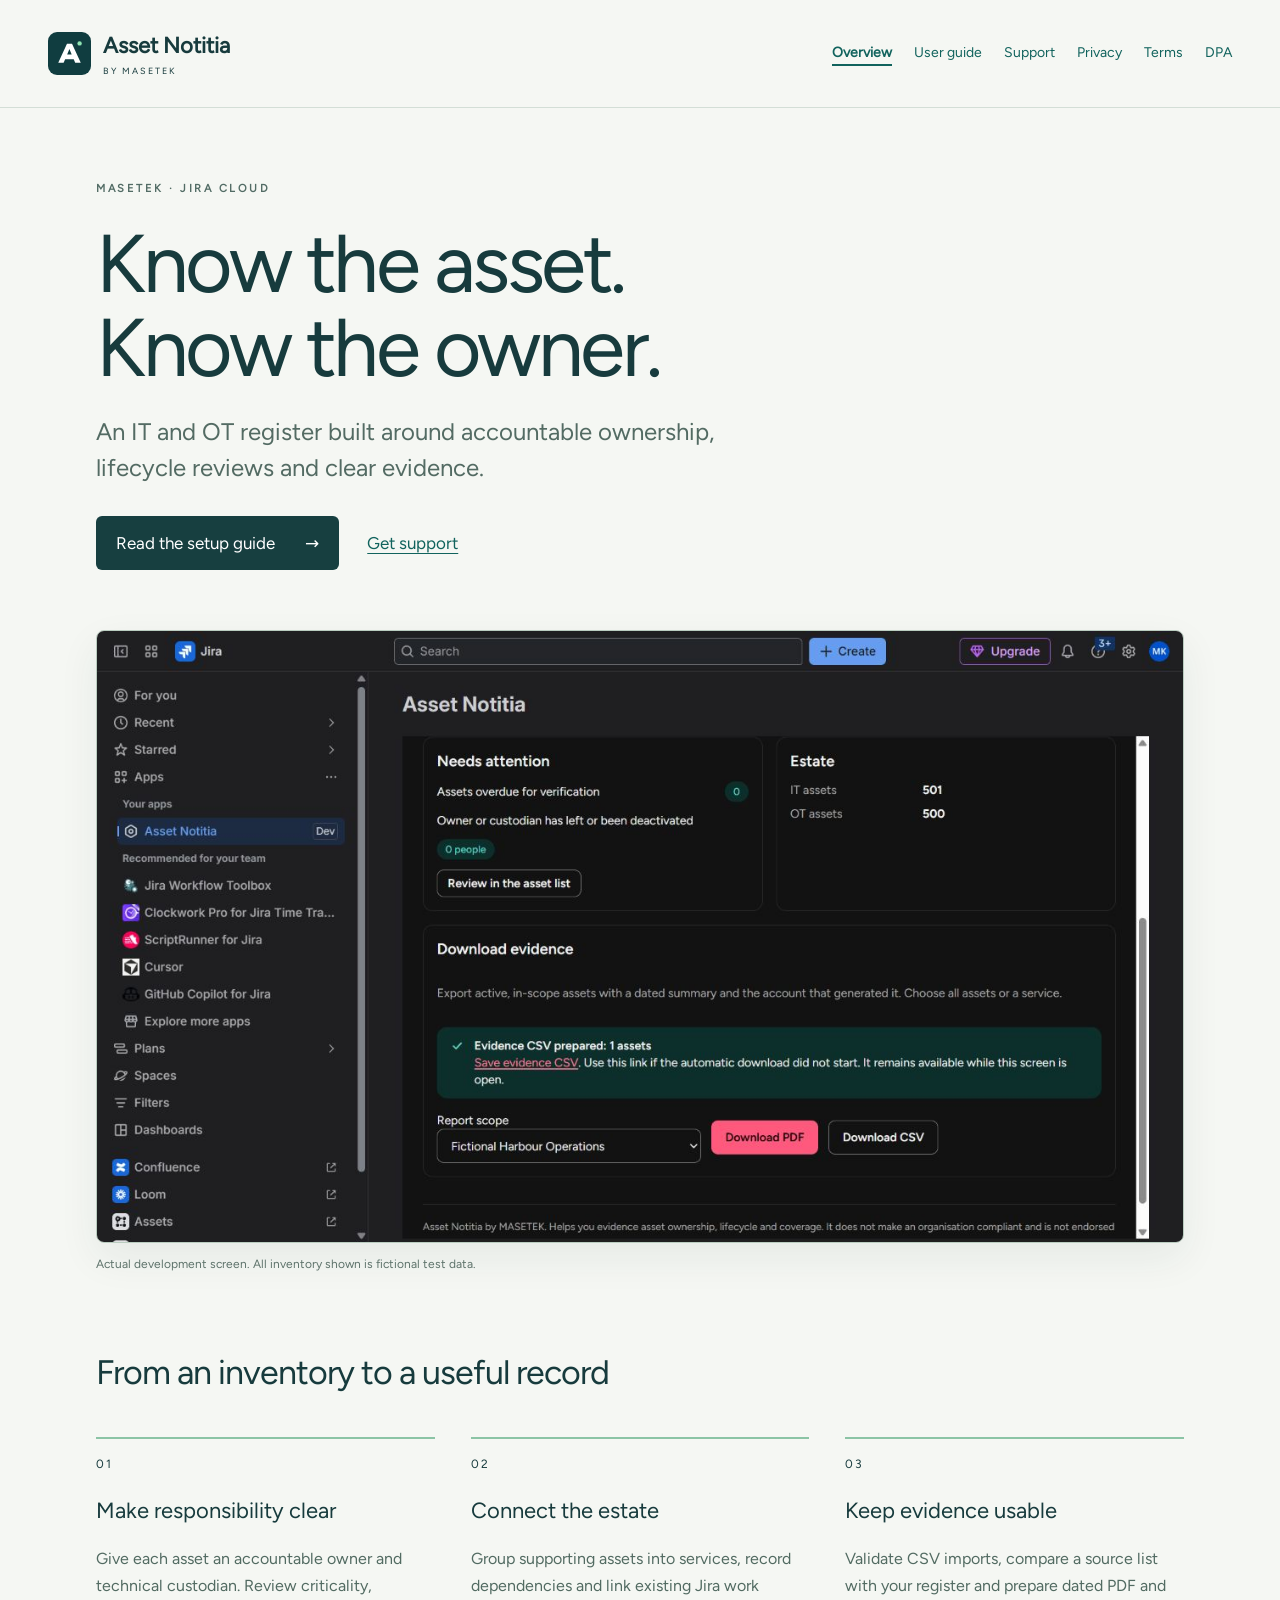
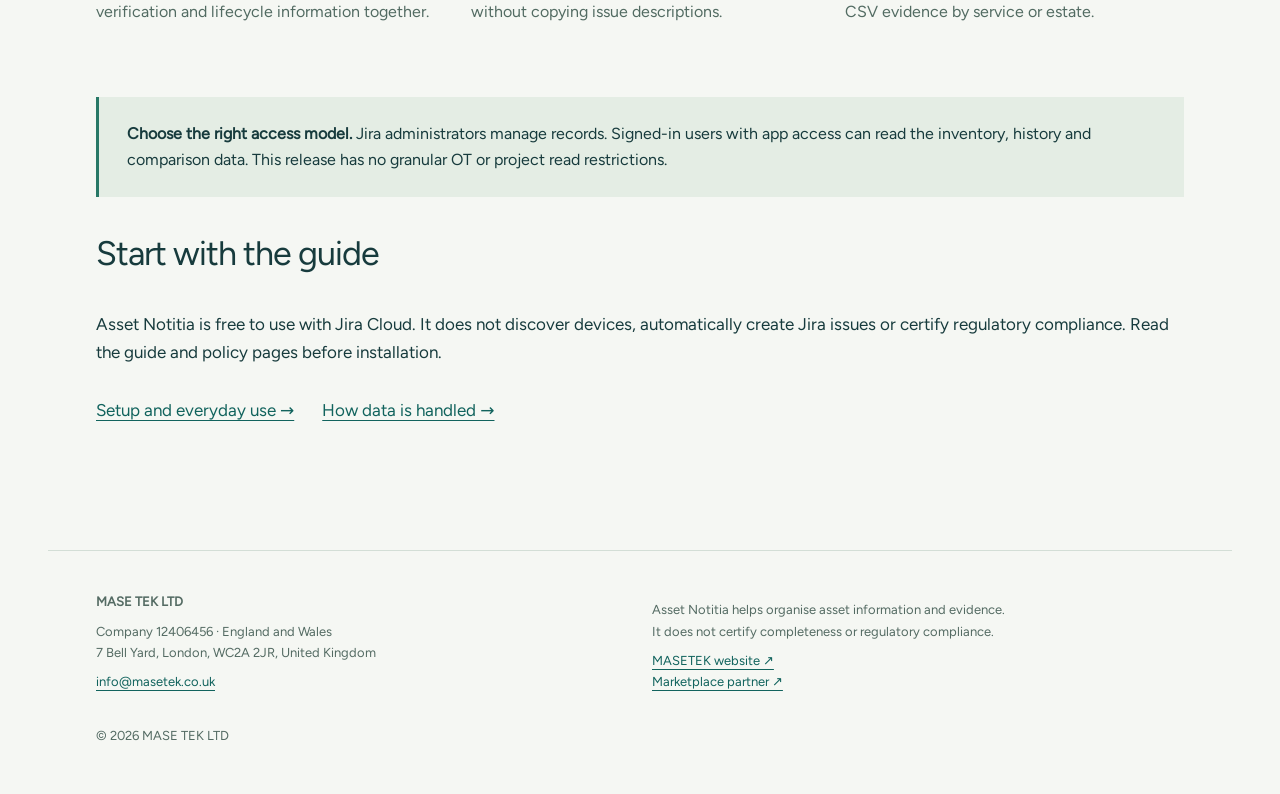
<file: index.html>
<!doctype html><html lang="en"><head><meta charset="utf-8"><meta name="viewport" content="width=device-width,initial-scale=1"><meta name="description" content="Asset Notitia for Asset Notitia, the IT and OT asset register for Jira Cloud by MASETEK."><title>Asset Notitia · Asset Notitia</title><link rel="icon" href="logo.svg" type="image/svg+xml"><link rel="stylesheet" href="style.css"></head><body><a href="#content" class="skip">Skip to content</a><header><a href="index.html" class="brand"><img src="logo.svg" alt=""><span>Asset Notitia<small>BY MASETEK</small></span></a><nav aria-label="Main navigation"><a href="index.html" aria-current="page">Overview</a><a href="guide.html">User guide</a><a href="support.html">Support</a><a href="privacy.html">Privacy</a><a href="terms.html">Terms</a><a href="dpa.html">DPA</a></nav></header><main id="content" class="overview"><div class="eyebrow">MASETEK · JIRA CLOUD</div><h1>Know the asset.<br>Know the owner.</h1><p class="lead">An IT and OT register built around accountable ownership, lifecycle reviews and clear evidence.</p><div class="links"><a class="button" href="guide.html">Read the setup guide <span>→</span></a><a href="support.html">Get support</a></div><figure><img src="evidence.jpg" alt="Asset Notitia evidence screen in Jira showing a fictional estate of 501 IT and 500 OT assets and a prepared service export"><figcaption>Actual development screen. All inventory shown is fictional test data.</figcaption></figure><h2>From an inventory to a useful record</h2><div class="features"><section><span class="num">01</span><h3>Make responsibility clear</h3><p>Give each asset an accountable owner and technical custodian. Review criticality, verification and lifecycle information together.</p></section><section><span class="num">02</span><h3>Connect the estate</h3><p>Group supporting assets into services, record dependencies and link existing Jira work without copying issue descriptions.</p></section><section><span class="num">03</span><h3>Keep evidence usable</h3><p>Validate CSV imports, compare a source list with your register and prepare dated PDF and CSV evidence by service or estate.</p></section></div><aside><strong>Choose the right access model.</strong> Jira administrators manage records. Signed-in users with app access can read the inventory, history and comparison data. This release has no granular OT or project read restrictions.</aside><h2>Start with the guide</h2><p>Asset Notitia is free to use with Jira Cloud. It does not discover devices, automatically create Jira issues or certify regulatory compliance. Read the guide and policy pages before installation.</p><div class="links"><a href="guide.html">Setup and everyday use →</a><a href="privacy.html">How data is handled →</a></div></main><footer><div><strong>MASE TEK LTD</strong><p>Company 12406456 · England and Wales<br>7 Bell Yard, London, WC2A 2JR, United Kingdom</p><a href="mailto:info@masetek.co.uk">info@masetek.co.uk</a></div><div><p>Asset Notitia helps organise asset information and evidence.<br>It does not certify completeness or regulatory compliance.</p><a href="https://masetek.co.uk/">MASETEK website ↗</a><br><a href="https://marketplace.atlassian.com/vendors/911274306">Marketplace partner ↗</a></div><p>© 2026 MASE TEK LTD</p></footer></body></html>
</file>
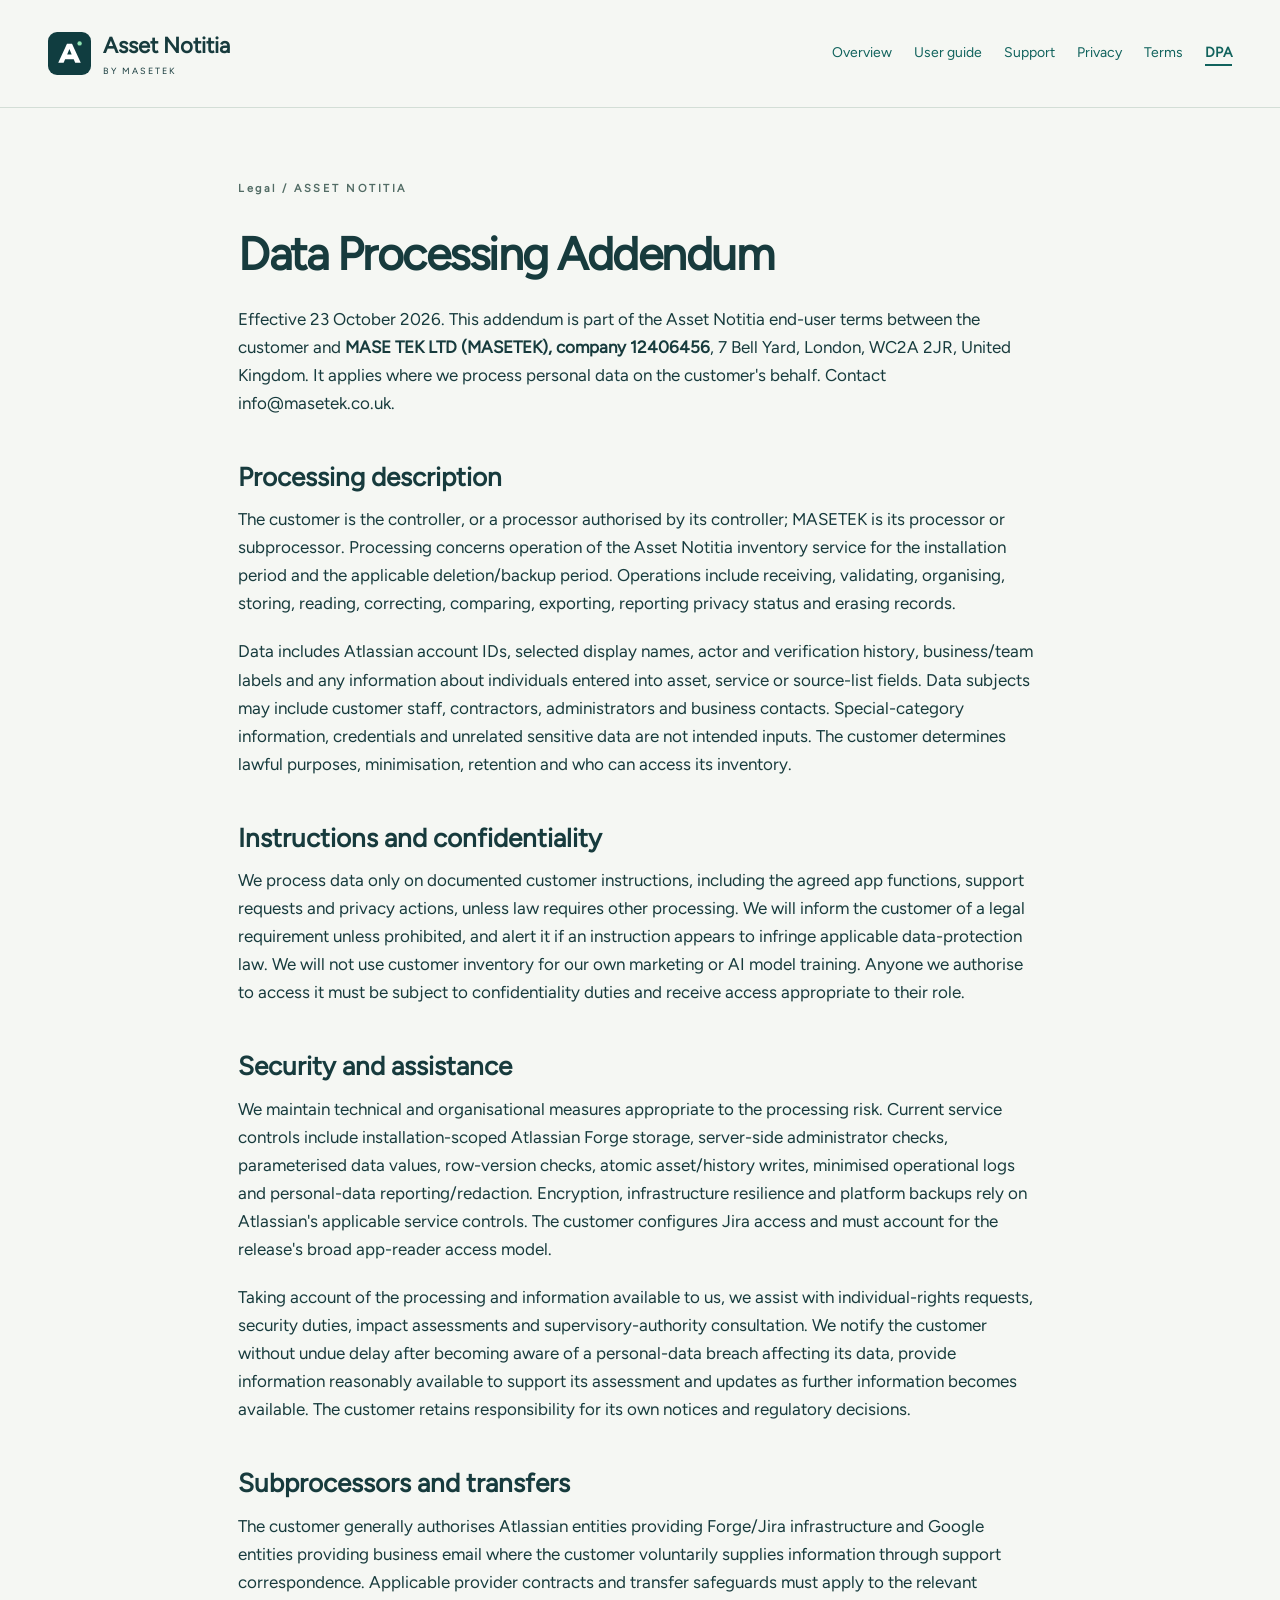
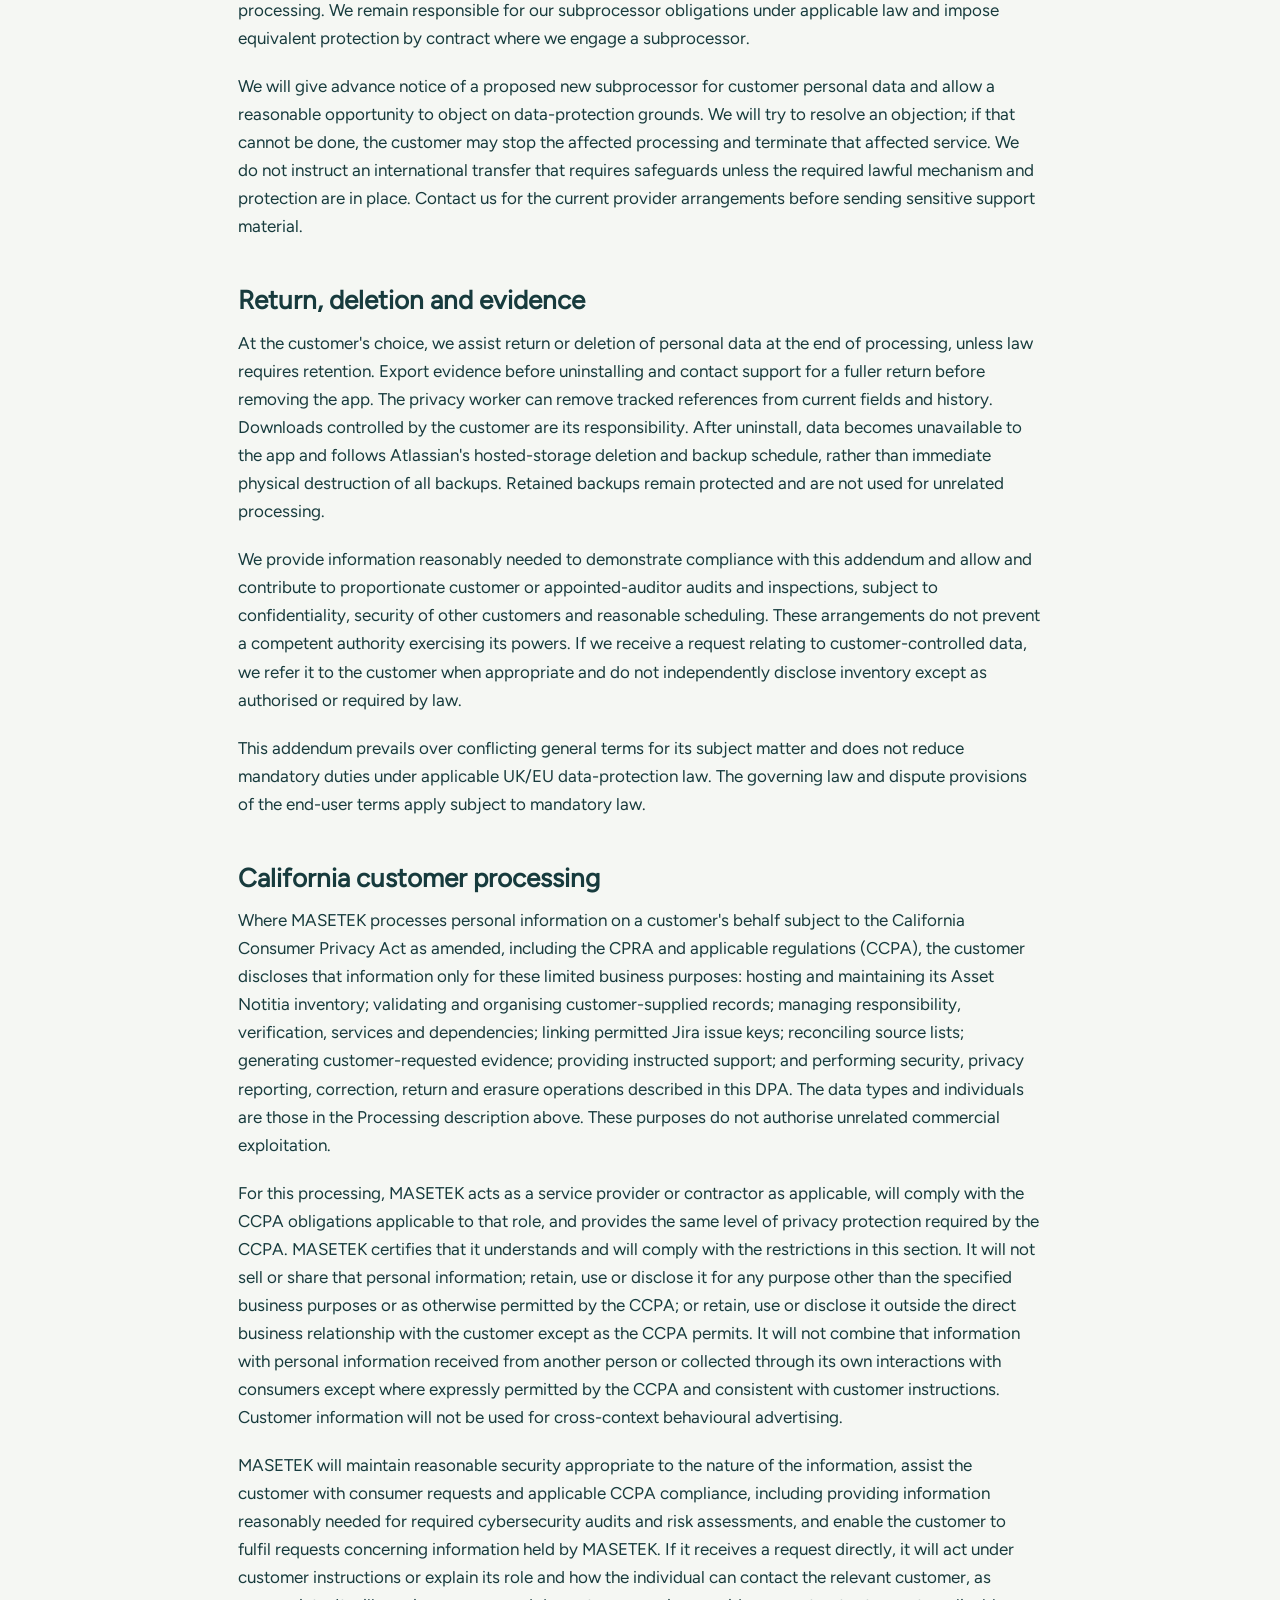
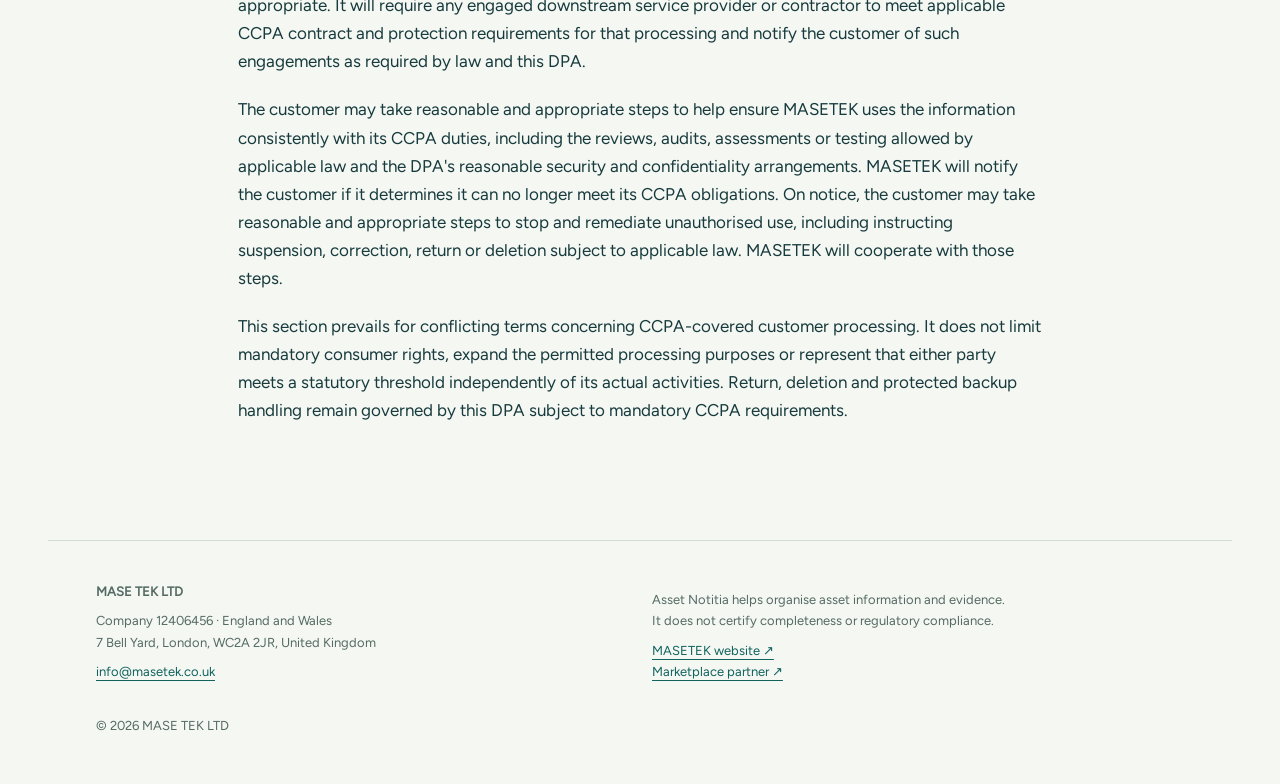
<file: dpa.html>
<!doctype html><html lang="en"><head><meta charset="utf-8"><meta name="viewport" content="width=device-width,initial-scale=1"><meta name="description" content="Data Processing Addendum for Asset Notitia, the IT and OT asset register for Jira Cloud by MASETEK."><title>Data Processing Addendum · Asset Notitia</title><link rel="icon" href="logo.svg" type="image/svg+xml"><link rel="stylesheet" href="style.css"></head><body><a href="#content" class="skip">Skip to content</a><header><a href="index.html" class="brand"><img src="logo.svg" alt=""><span>Asset Notitia<small>BY MASETEK</small></span></a><nav aria-label="Main navigation"><a href="index.html">Overview</a><a href="guide.html">User guide</a><a href="support.html">Support</a><a href="privacy.html">Privacy</a><a href="terms.html">Terms</a><a href="dpa.html" aria-current="page">DPA</a></nav></header><main id="content" class="document"><div class="eyebrow">Legal / ASSET NOTITIA</div><h1>Data Processing Addendum</h1>
<p>Effective 23 October 2026. This addendum is part of the Asset Notitia end-user terms between the customer and <strong>MASE TEK LTD (MASETEK), company 12406456</strong>, 7 Bell Yard, London, WC2A 2JR, United Kingdom. It applies where we process personal data on the customer's behalf. Contact info@masetek.co.uk.</p>
<h2>Processing description</h2>
<p>The customer is the controller, or a processor authorised by its controller; MASETEK is its processor or subprocessor. Processing concerns operation of the Asset Notitia inventory service for the installation period and the applicable deletion/backup period. Operations include receiving, validating, organising, storing, reading, correcting, comparing, exporting, reporting privacy status and erasing records.</p>
<p>Data includes Atlassian account IDs, selected display names, actor and verification history, business/team labels and any information about individuals entered into asset, service or source-list fields. Data subjects may include customer staff, contractors, administrators and business contacts. Special-category information, credentials and unrelated sensitive data are not intended inputs. The customer determines lawful purposes, minimisation, retention and who can access its inventory.</p>
<h2>Instructions and confidentiality</h2>
<p>We process data only on documented customer instructions, including the agreed app functions, support requests and privacy actions, unless law requires other processing. We will inform the customer of a legal requirement unless prohibited, and alert it if an instruction appears to infringe applicable data-protection law. We will not use customer inventory for our own marketing or AI model training. Anyone we authorise to access it must be subject to confidentiality duties and receive access appropriate to their role.</p>
<h2>Security and assistance</h2>
<p>We maintain technical and organisational measures appropriate to the processing risk. Current service controls include installation-scoped Atlassian Forge storage, server-side administrator checks, parameterised data values, row-version checks, atomic asset/history writes, minimised operational logs and personal-data reporting/redaction. Encryption, infrastructure resilience and platform backups rely on Atlassian's applicable service controls. The customer configures Jira access and must account for the release's broad app-reader access model.</p>
<p>Taking account of the processing and information available to us, we assist with individual-rights requests, security duties, impact assessments and supervisory-authority consultation. We notify the customer without undue delay after becoming aware of a personal-data breach affecting its data, provide information reasonably available to support its assessment and updates as further information becomes available. The customer retains responsibility for its own notices and regulatory decisions.</p>
<h2>Subprocessors and transfers</h2>
<p>The customer generally authorises Atlassian entities providing Forge/Jira infrastructure and Google entities providing business email where the customer voluntarily supplies information through support correspondence. Applicable provider contracts and transfer safeguards must apply to the relevant processing. We remain responsible for our subprocessor obligations under applicable law and impose equivalent protection by contract where we engage a subprocessor.</p>
<p>We will give advance notice of a proposed new subprocessor for customer personal data and allow a reasonable opportunity to object on data-protection grounds. We will try to resolve an objection; if that cannot be done, the customer may stop the affected processing and terminate that affected service. We do not instruct an international transfer that requires safeguards unless the required lawful mechanism and protection are in place. Contact us for the current provider arrangements before sending sensitive support material.</p>
<h2>Return, deletion and evidence</h2>
<p>At the customer's choice, we assist return or deletion of personal data at the end of processing, unless law requires retention. Export evidence before uninstalling and contact support for a fuller return before removing the app. The privacy worker can remove tracked references from current fields and history. Downloads controlled by the customer are its responsibility. After uninstall, data becomes unavailable to the app and follows Atlassian's hosted-storage deletion and backup schedule, rather than immediate physical destruction of all backups. Retained backups remain protected and are not used for unrelated processing.</p>
<p>We provide information reasonably needed to demonstrate compliance with this addendum and allow and contribute to proportionate customer or appointed-auditor audits and inspections, subject to confidentiality, security of other customers and reasonable scheduling. These arrangements do not prevent a competent authority exercising its powers. If we receive a request relating to customer-controlled data, we refer it to the customer when appropriate and do not independently disclose inventory except as authorised or required by law.</p>
<p>This addendum prevails over conflicting general terms for its subject matter and does not reduce mandatory duties under applicable UK/EU data-protection law. The governing law and dispute provisions of the end-user terms apply subject to mandatory law. </p><section id="california"><h2>California customer processing</h2><p>Where MASETEK processes personal information on a customer's behalf subject to the California Consumer Privacy Act as amended, including the CPRA and applicable regulations (CCPA), the customer discloses that information only for these limited business purposes: hosting and maintaining its Asset Notitia inventory; validating and organising customer-supplied records; managing responsibility, verification, services and dependencies; linking permitted Jira issue keys; reconciling source lists; generating customer-requested evidence; providing instructed support; and performing security, privacy reporting, correction, return and erasure operations described in this DPA. The data types and individuals are those in the Processing description above. These purposes do not authorise unrelated commercial exploitation.</p>
<p>For this processing, MASETEK acts as a service provider or contractor as applicable, will comply with the CCPA obligations applicable to that role, and provides the same level of privacy protection required by the CCPA. MASETEK certifies that it understands and will comply with the restrictions in this section. It will not sell or share that personal information; retain, use or disclose it for any purpose other than the specified business purposes or as otherwise permitted by the CCPA; or retain, use or disclose it outside the direct business relationship with the customer except as the CCPA permits. It will not combine that information with personal information received from another person or collected through its own interactions with consumers except where expressly permitted by the CCPA and consistent with customer instructions. Customer information will not be used for cross-context behavioural advertising.</p>
<p>MASETEK will maintain reasonable security appropriate to the nature of the information, assist the customer with consumer requests and applicable CCPA compliance, including providing information reasonably needed for required cybersecurity audits and risk assessments, and enable the customer to fulfil requests concerning information held by MASETEK. If it receives a request directly, it will act under customer instructions or explain its role and how the individual can contact the relevant customer, as appropriate. It will require any engaged downstream service provider or contractor to meet applicable CCPA contract and protection requirements for that processing and notify the customer of such engagements as required by law and this DPA.</p>
<p>The customer may take reasonable and appropriate steps to help ensure MASETEK uses the information consistently with its CCPA duties, including the reviews, audits, assessments or testing allowed by applicable law and the DPA's reasonable security and confidentiality arrangements. MASETEK will notify the customer if it determines it can no longer meet its CCPA obligations. On notice, the customer may take reasonable and appropriate steps to stop and remediate unauthorised use, including instructing suspension, correction, return or deletion subject to applicable law. MASETEK will cooperate with those steps.</p>
<p>This section prevails for conflicting terms concerning CCPA-covered customer processing. It does not limit mandatory consumer rights, expand the permitted processing purposes or represent that either party meets a statutory threshold independently of its actual activities. Return, deletion and protected backup handling remain governed by this DPA subject to mandatory CCPA requirements.</p></section></main><footer><div><strong>MASE TEK LTD</strong><p>Company 12406456 · England and Wales<br>7 Bell Yard, London, WC2A 2JR, United Kingdom</p><a href="mailto:info@masetek.co.uk">info@masetek.co.uk</a></div><div><p>Asset Notitia helps organise asset information and evidence.<br>It does not certify completeness or regulatory compliance.</p><a href="https://masetek.co.uk/">MASETEK website ↗</a><br><a href="https://marketplace.atlassian.com/vendors/911274306">Marketplace partner ↗</a></div><p>© 2026 MASE TEK LTD</p></footer></body></html>
</file>
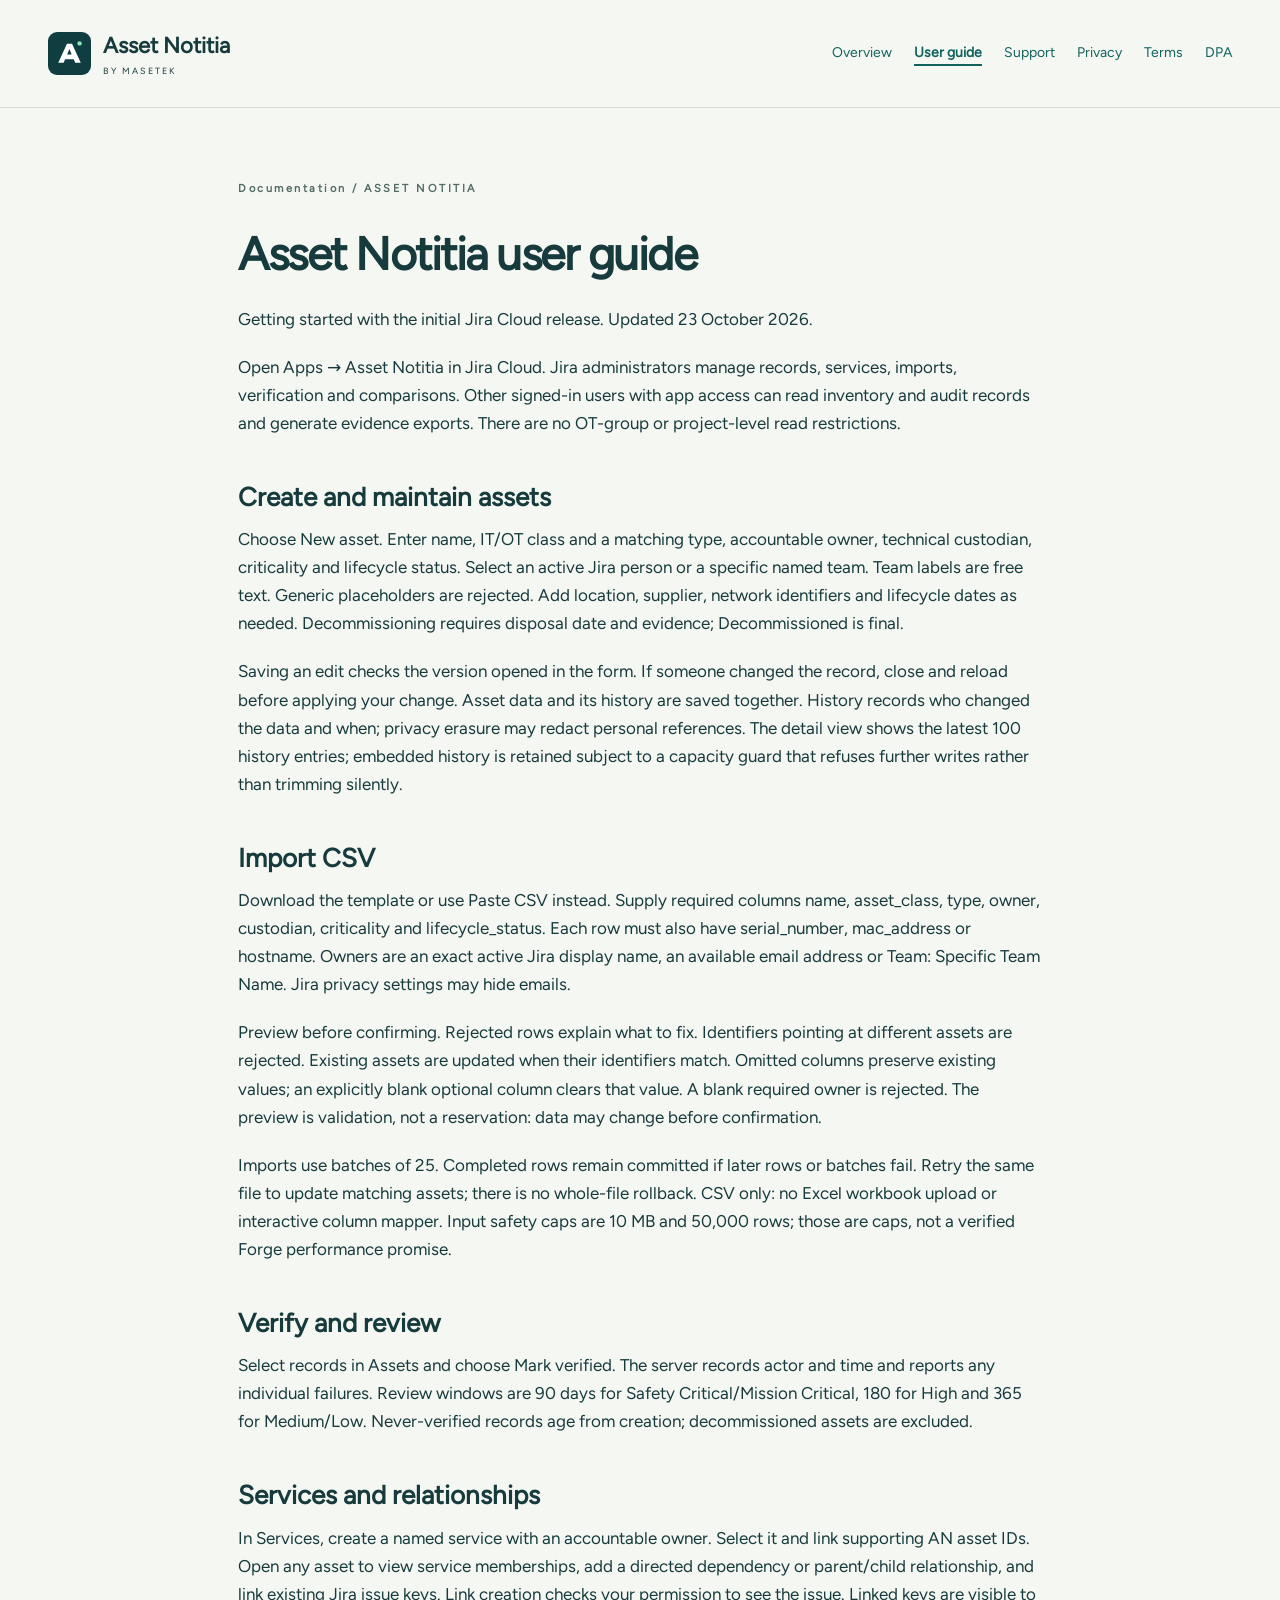
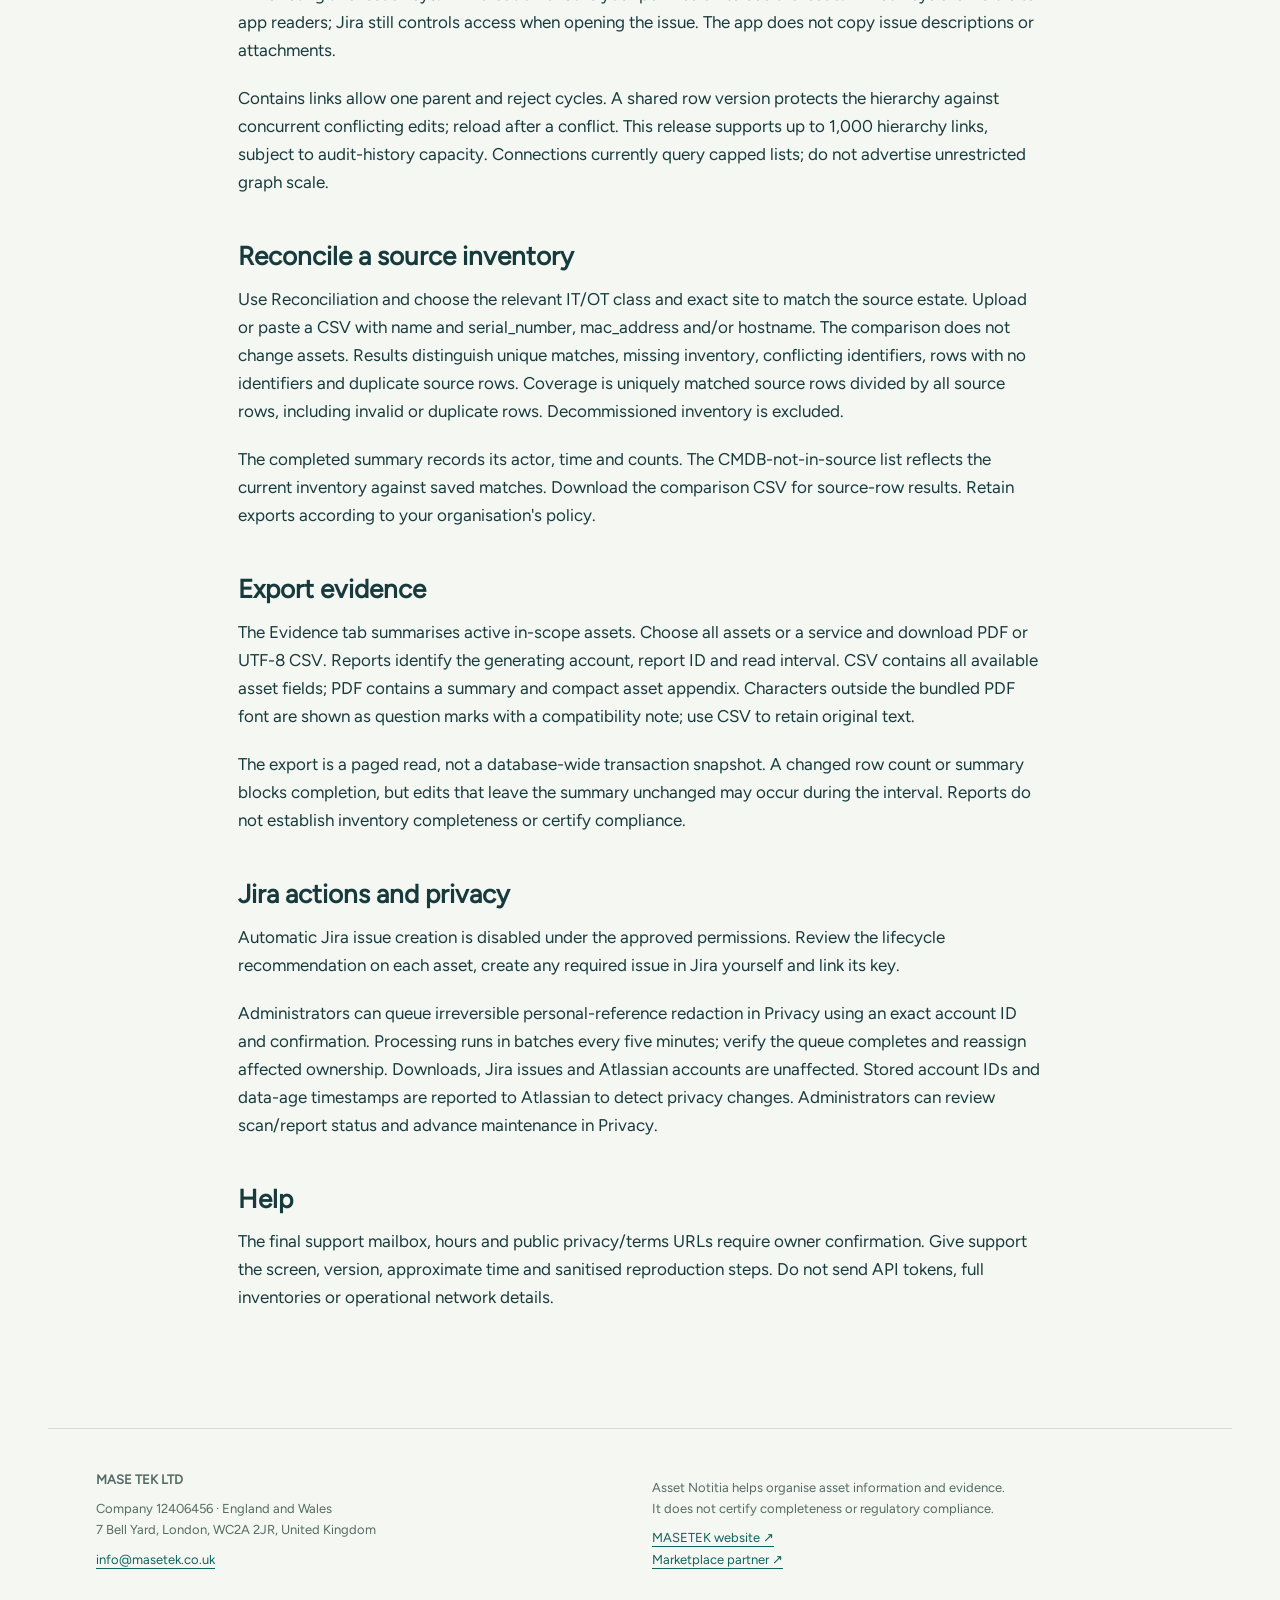
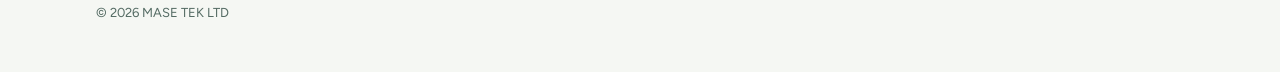
<file: guide.html>
<!doctype html><html lang="en"><head><meta charset="utf-8"><meta name="viewport" content="width=device-width,initial-scale=1"><meta name="description" content="User guide for Asset Notitia, the IT and OT asset register for Jira Cloud by MASETEK."><title>User guide · Asset Notitia</title><link rel="icon" href="logo.svg" type="image/svg+xml"><link rel="stylesheet" href="style.css"></head><body><a href="#content" class="skip">Skip to content</a><header><a href="index.html" class="brand"><img src="logo.svg" alt=""><span>Asset Notitia<small>BY MASETEK</small></span></a><nav aria-label="Main navigation"><a href="index.html">Overview</a><a href="guide.html" aria-current="page">User guide</a><a href="support.html">Support</a><a href="privacy.html">Privacy</a><a href="terms.html">Terms</a><a href="dpa.html">DPA</a></nav></header><main id="content" class="document"><div class="eyebrow">Documentation / ASSET NOTITIA</div><h1>Asset Notitia user guide</h1>
<p>Getting started with the initial Jira Cloud release. Updated 23 October 2026.</p>
<p>Open Apps → Asset Notitia in Jira Cloud. Jira administrators manage records, services, imports, verification and comparisons. Other signed-in users with app access can read inventory and audit records and generate evidence exports. There are no OT-group or project-level read restrictions.</p>
<h2>Create and maintain assets</h2>
<p>Choose New asset. Enter name, IT/OT class and a matching type, accountable owner, technical custodian, criticality and lifecycle status. Select an active Jira person or a specific named team. Team labels are free text. Generic placeholders are rejected. Add location, supplier, network identifiers and lifecycle dates as needed. Decommissioning requires disposal date and evidence; Decommissioned is final.</p>
<p>Saving an edit checks the version opened in the form. If someone changed the record, close and reload before applying your change. Asset data and its history are saved together. History records who changed the data and when; privacy erasure may redact personal references. The detail view shows the latest 100 history entries; embedded history is retained subject to a capacity guard that refuses further writes rather than trimming silently.</p>
<h2>Import CSV</h2>
<p>Download the template or use Paste CSV instead. Supply required columns name, asset_class, type, owner, custodian, criticality and lifecycle_status. Each row must also have serial_number, mac_address or hostname. Owners are an exact active Jira display name, an available email address or Team: Specific Team Name. Jira privacy settings may hide emails.</p>
<p>Preview before confirming. Rejected rows explain what to fix. Identifiers pointing at different assets are rejected. Existing assets are updated when their identifiers match. Omitted columns preserve existing values; an explicitly blank optional column clears that value. A blank required owner is rejected. The preview is validation, not a reservation: data may change before confirmation.</p>
<p>Imports use batches of 25. Completed rows remain committed if later rows or batches fail. Retry the same file to update matching assets; there is no whole-file rollback. CSV only: no Excel workbook upload or interactive column mapper. Input safety caps are 10 MB and 50,000 rows; those are caps, not a verified Forge performance promise.</p>
<h2>Verify and review</h2>
<p>Select records in Assets and choose Mark verified. The server records actor and time and reports any individual failures. Review windows are 90 days for Safety Critical/Mission Critical, 180 for High and 365 for Medium/Low. Never-verified records age from creation; decommissioned assets are excluded.</p>
<h2>Services and relationships</h2>
<p>In Services, create a named service with an accountable owner. Select it and link supporting AN asset IDs. Open any asset to view service memberships, add a directed dependency or parent/child relationship, and link existing Jira issue keys. Link creation checks your permission to see the issue. Linked keys are visible to app readers; Jira still controls access when opening the issue. The app does not copy issue descriptions or attachments.</p>
<p>Contains links allow one parent and reject cycles. A shared row version protects the hierarchy against concurrent conflicting edits; reload after a conflict. This release supports up to 1,000 hierarchy links, subject to audit-history capacity. Connections currently query capped lists; do not advertise unrestricted graph scale.</p>
<h2>Reconcile a source inventory</h2>
<p>Use Reconciliation and choose the relevant IT/OT class and exact site to match the source estate. Upload or paste a CSV with name and serial_number, mac_address and/or hostname. The comparison does not change assets. Results distinguish unique matches, missing inventory, conflicting identifiers, rows with no identifiers and duplicate source rows. Coverage is uniquely matched source rows divided by all source rows, including invalid or duplicate rows. Decommissioned inventory is excluded.</p>
<p>The completed summary records its actor, time and counts. The CMDB-not-in-source list reflects the current inventory against saved matches. Download the comparison CSV for source-row results. Retain exports according to your organisation's policy.</p>
<h2>Export evidence</h2>
<p>The Evidence tab summarises active in-scope assets. Choose all assets or a service and download PDF or UTF-8 CSV. Reports identify the generating account, report ID and read interval. CSV contains all available asset fields; PDF contains a summary and compact asset appendix. Characters outside the bundled PDF font are shown as question marks with a compatibility note; use CSV to retain original text.</p>
<p>The export is a paged read, not a database-wide transaction snapshot. A changed row count or summary blocks completion, but edits that leave the summary unchanged may occur during the interval. Reports do not establish inventory completeness or certify compliance.</p>
<h2>Jira actions and privacy</h2>
<p>Automatic Jira issue creation is disabled under the approved permissions. Review the lifecycle recommendation on each asset, create any required issue in Jira yourself and link its key.</p>
<p>Administrators can queue irreversible personal-reference redaction in Privacy using an exact account ID and confirmation. Processing runs in batches every five minutes; verify the queue completes and reassign affected ownership. Downloads, Jira issues and Atlassian accounts are unaffected. Stored account IDs and data-age timestamps are reported to Atlassian to detect privacy changes. Administrators can review scan/report status and advance maintenance in Privacy.</p>
<h2>Help</h2>
<p>The final support mailbox, hours and public privacy/terms URLs require owner confirmation. Give support the screen, version, approximate time and sanitised reproduction steps. Do not send API tokens, full inventories or operational network details. </p></main><footer><div><strong>MASE TEK LTD</strong><p>Company 12406456 · England and Wales<br>7 Bell Yard, London, WC2A 2JR, United Kingdom</p><a href="mailto:info@masetek.co.uk">info@masetek.co.uk</a></div><div><p>Asset Notitia helps organise asset information and evidence.<br>It does not certify completeness or regulatory compliance.</p><a href="https://masetek.co.uk/">MASETEK website ↗</a><br><a href="https://marketplace.atlassian.com/vendors/911274306">Marketplace partner ↗</a></div><p>© 2026 MASE TEK LTD</p></footer></body></html>
</file>
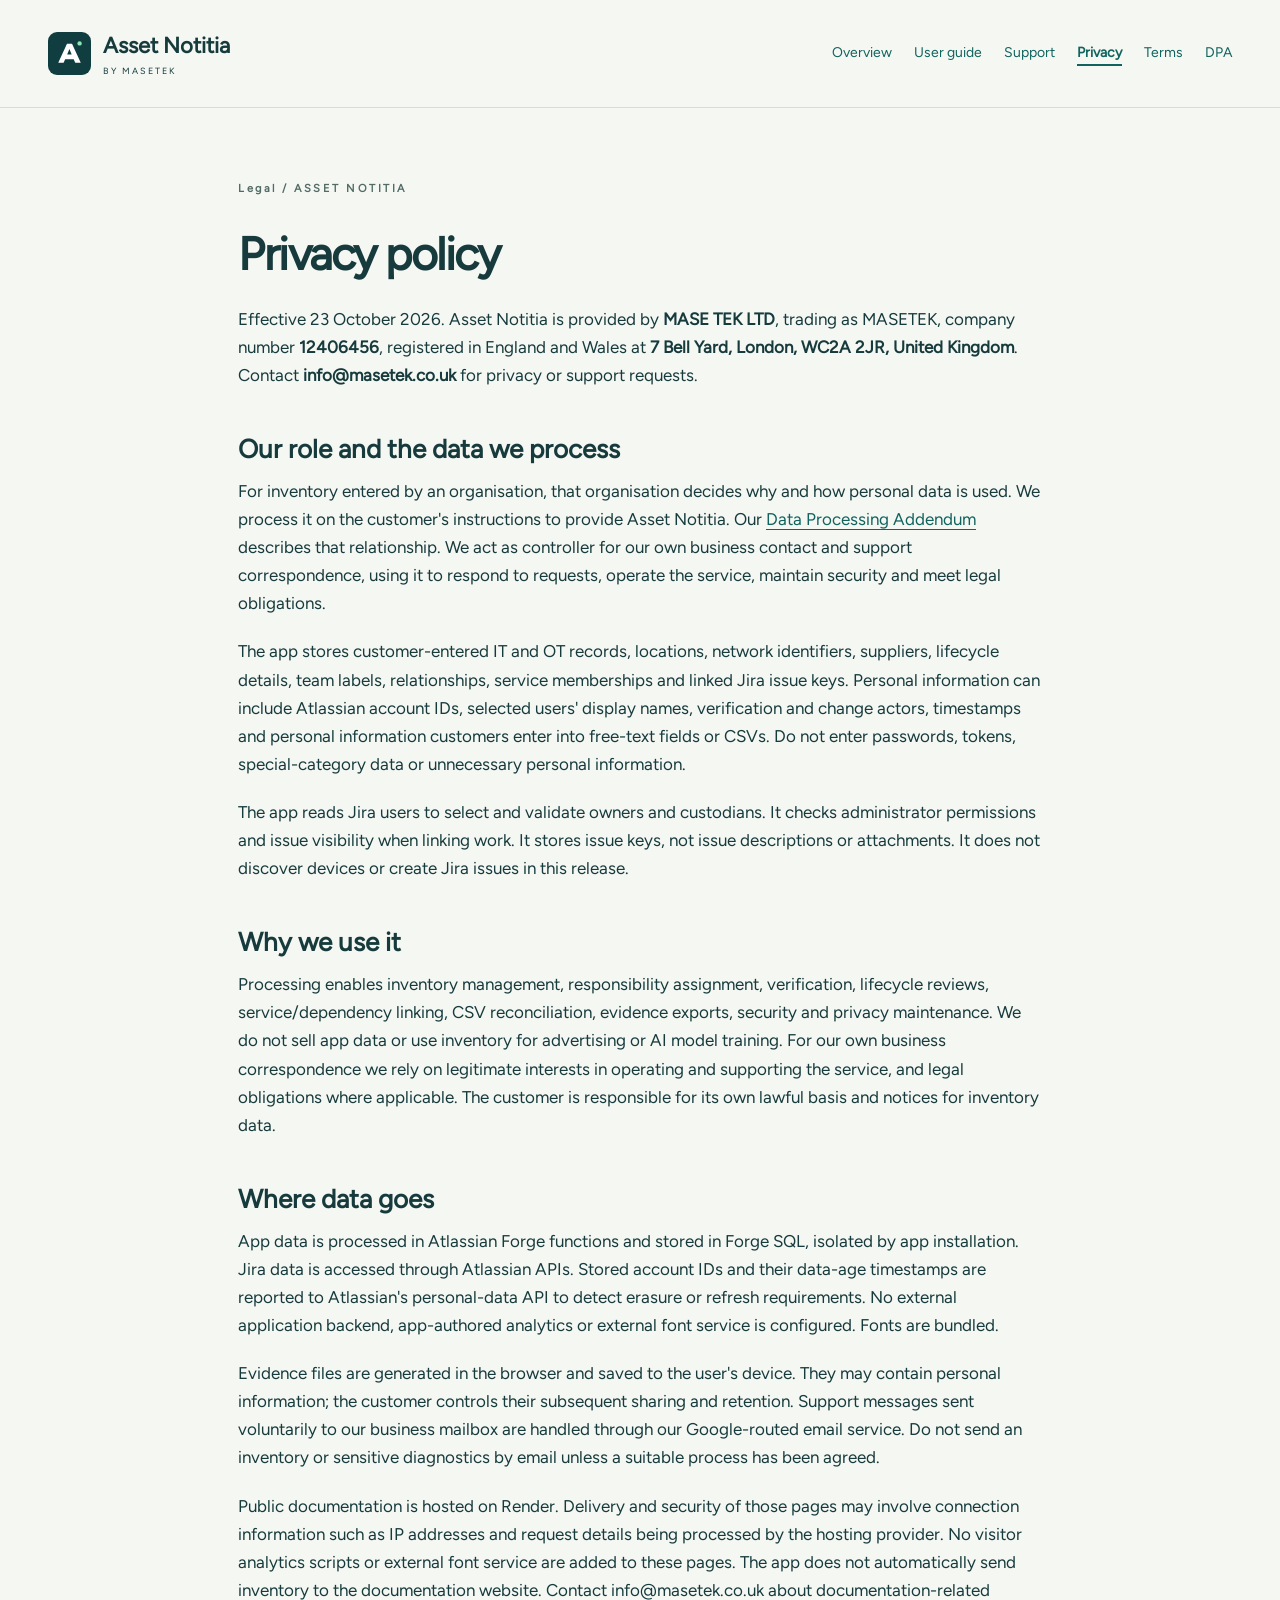
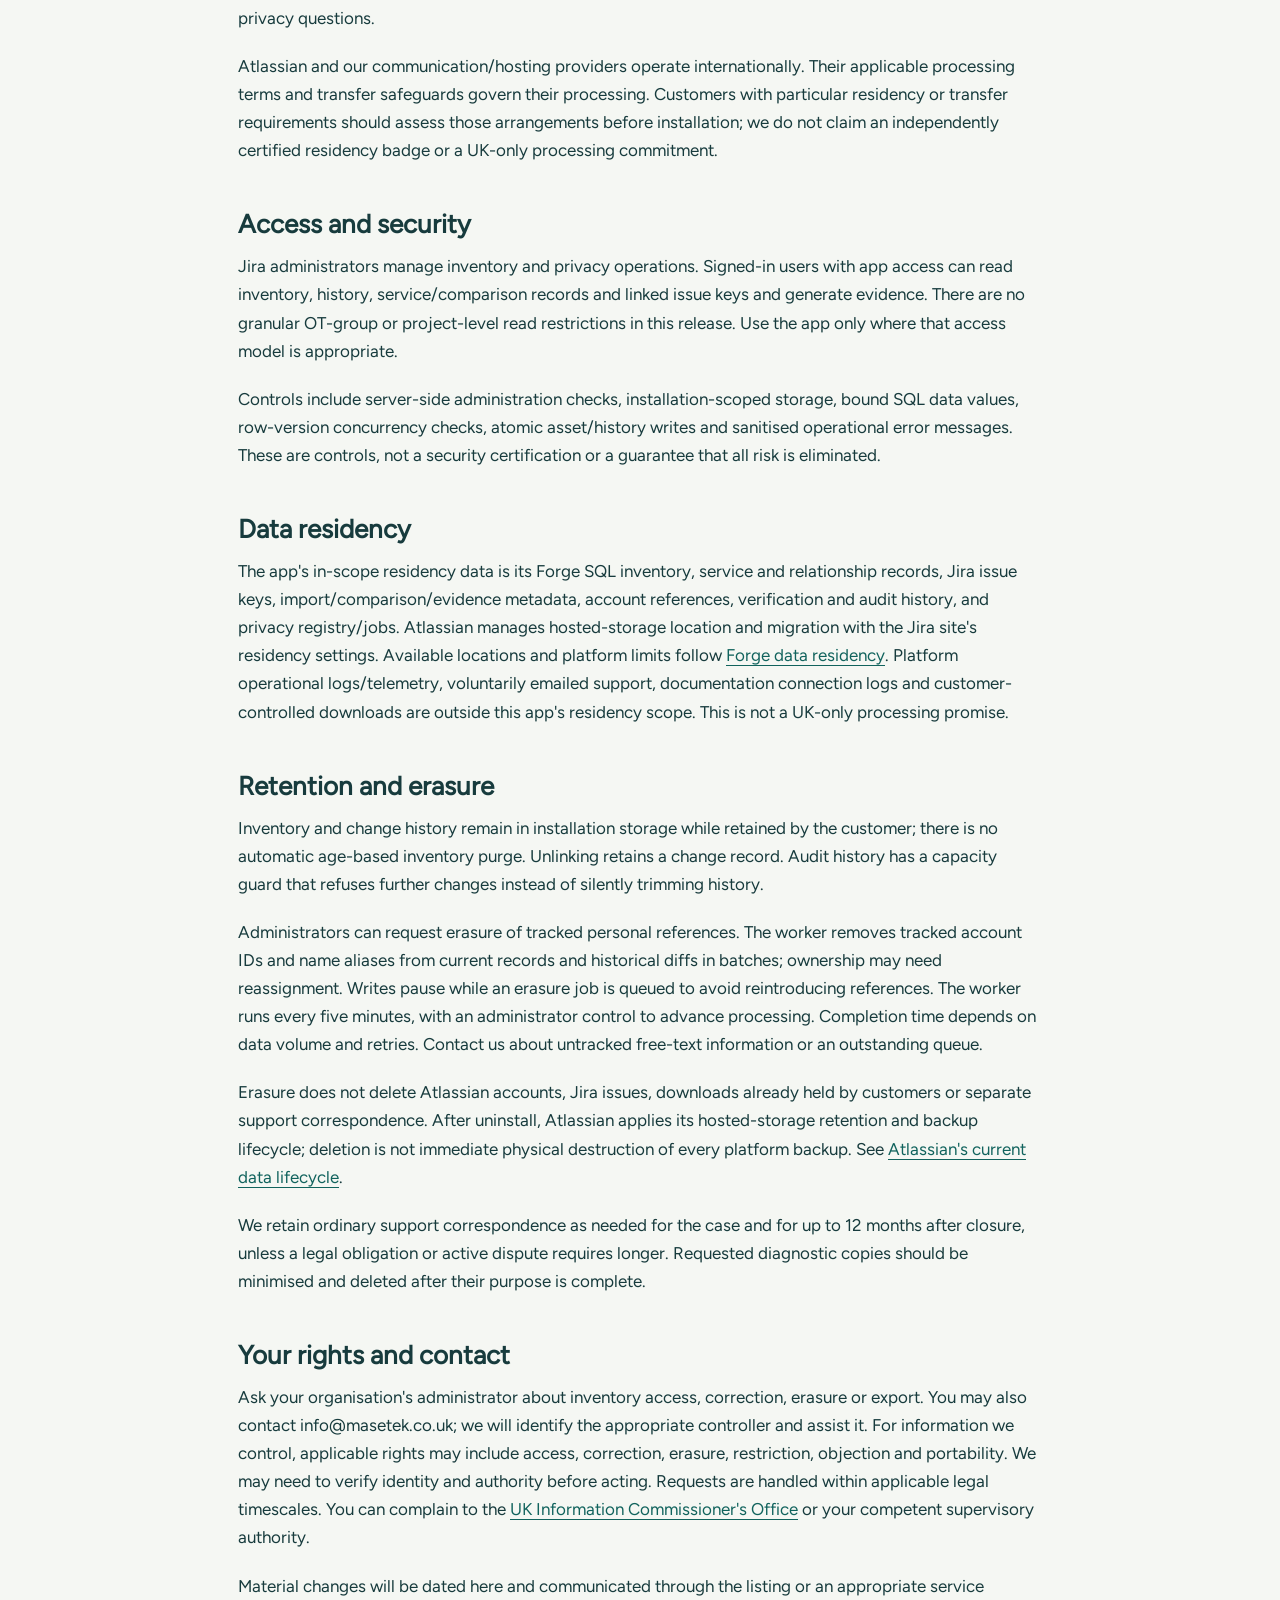
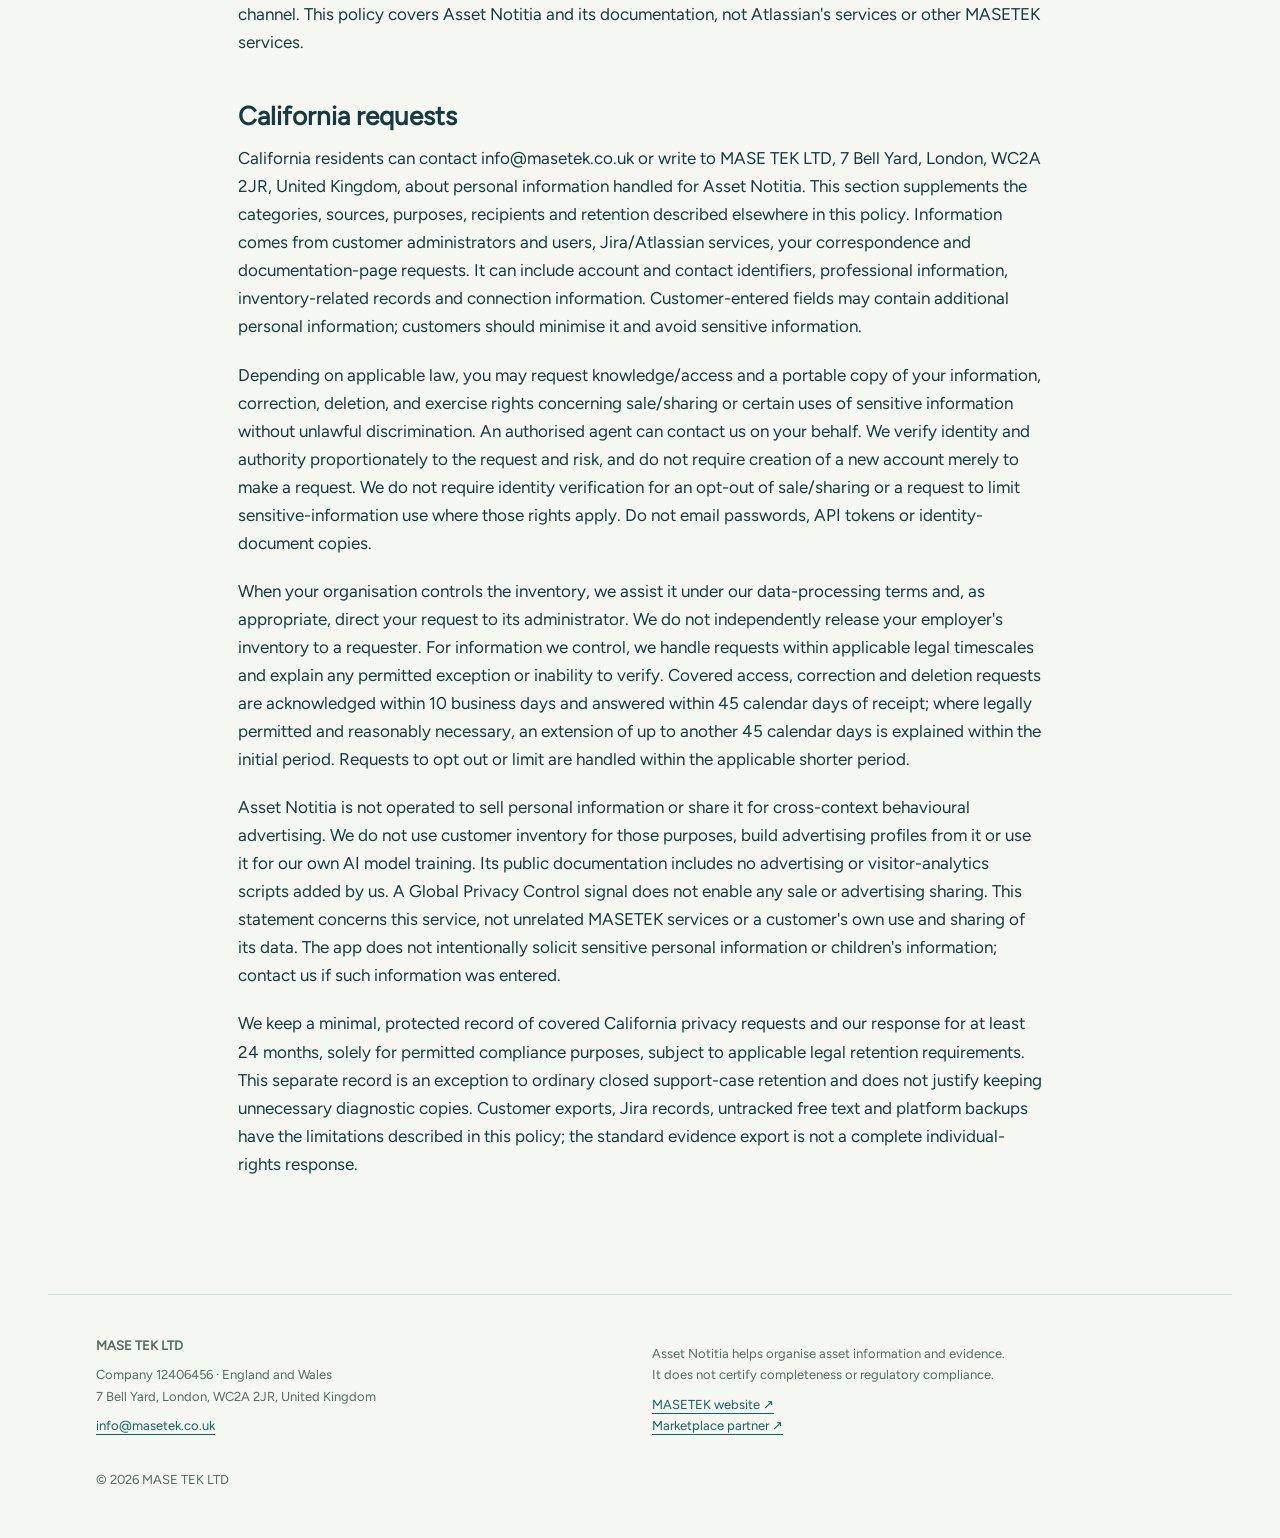
<file: privacy.html>
<!doctype html><html lang="en"><head><meta charset="utf-8"><meta name="viewport" content="width=device-width,initial-scale=1"><meta name="description" content="Privacy policy for Asset Notitia, the IT and OT asset register for Jira Cloud by MASETEK."><title>Privacy policy · Asset Notitia</title><link rel="icon" href="logo.svg" type="image/svg+xml"><link rel="stylesheet" href="style.css"></head><body><a href="#content" class="skip">Skip to content</a><header><a href="index.html" class="brand"><img src="logo.svg" alt=""><span>Asset Notitia<small>BY MASETEK</small></span></a><nav aria-label="Main navigation"><a href="index.html">Overview</a><a href="guide.html">User guide</a><a href="support.html">Support</a><a href="privacy.html" aria-current="page">Privacy</a><a href="terms.html">Terms</a><a href="dpa.html">DPA</a></nav></header><main id="content" class="document"><div class="eyebrow">Legal / ASSET NOTITIA</div><h1>Privacy policy</h1>
<p>Effective 23 October 2026. Asset Notitia is provided by <strong>MASE TEK LTD</strong>, trading as MASETEK, company number <strong>12406456</strong>, registered in England and Wales at <strong>7 Bell Yard, London, WC2A 2JR, United Kingdom</strong>. Contact <strong>info@masetek.co.uk</strong> for privacy or support requests.</p>
<h2>Our role and the data we process</h2>
<p>For inventory entered by an organisation, that organisation decides why and how personal data is used. We process it on the customer's instructions to provide Asset Notitia. Our <a href="dpa.html">Data Processing Addendum</a> describes that relationship. We act as controller for our own business contact and support correspondence, using it to respond to requests, operate the service, maintain security and meet legal obligations.</p>
<p>The app stores customer-entered IT and OT records, locations, network identifiers, suppliers, lifecycle details, team labels, relationships, service memberships and linked Jira issue keys. Personal information can include Atlassian account IDs, selected users' display names, verification and change actors, timestamps and personal information customers enter into free-text fields or CSVs. Do not enter passwords, tokens, special-category data or unnecessary personal information.</p>
<p>The app reads Jira users to select and validate owners and custodians. It checks administrator permissions and issue visibility when linking work. It stores issue keys, not issue descriptions or attachments. It does not discover devices or create Jira issues in this release.</p>
<h2>Why we use it</h2>
<p>Processing enables inventory management, responsibility assignment, verification, lifecycle reviews, service/dependency linking, CSV reconciliation, evidence exports, security and privacy maintenance. We do not sell app data or use inventory for advertising or AI model training. For our own business correspondence we rely on legitimate interests in operating and supporting the service, and legal obligations where applicable. The customer is responsible for its own lawful basis and notices for inventory data.</p>
<h2>Where data goes</h2>
<p>App data is processed in Atlassian Forge functions and stored in Forge SQL, isolated by app installation. Jira data is accessed through Atlassian APIs. Stored account IDs and their data-age timestamps are reported to Atlassian's personal-data API to detect erasure or refresh requirements. No external application backend, app-authored analytics or external font service is configured. Fonts are bundled.</p>
<p>Evidence files are generated in the browser and saved to the user's device. They may contain personal information; the customer controls their subsequent sharing and retention. Support messages sent voluntarily to our business mailbox are handled through our Google-routed email service. Do not send an inventory or sensitive diagnostics by email unless a suitable process has been agreed.</p>
<p>Public documentation is hosted on Render. Delivery and security of those pages may involve connection information such as IP addresses and request details being processed by the hosting provider. No visitor analytics scripts or external font service are added to these pages. The app does not automatically send inventory to the documentation website. Contact info@masetek.co.uk about documentation-related privacy questions.</p>
<p>Atlassian and our communication/hosting providers operate internationally. Their applicable processing terms and transfer safeguards govern their processing. Customers with particular residency or transfer requirements should assess those arrangements before installation; we do not claim an independently certified residency badge or a UK-only processing commitment.</p>
<h2>Access and security</h2>
<p>Jira administrators manage inventory and privacy operations. Signed-in users with app access can read inventory, history, service/comparison records and linked issue keys and generate evidence. There are no granular OT-group or project-level read restrictions in this release. Use the app only where that access model is appropriate.</p>
<p>Controls include server-side administration checks, installation-scoped storage, bound SQL data values, row-version concurrency checks, atomic asset/history writes and sanitised operational error messages. These are controls, not a security certification or a guarantee that all risk is eliminated.</p>
<h2>Data residency</h2>
<p>The app's in-scope residency data is its Forge SQL inventory, service and relationship records, Jira issue keys, import/comparison/evidence metadata, account references, verification and audit history, and privacy registry/jobs. Atlassian manages hosted-storage location and migration with the Jira site's residency settings. Available locations and platform limits follow <a href="https://developer.atlassian.com/platform/forge/data-residency/">Forge data residency</a>. Platform operational logs/telemetry, voluntarily emailed support, documentation connection logs and customer-controlled downloads are outside this app's residency scope. This is not a UK-only processing promise.</p>
<h2>Retention and erasure</h2>
<p>Inventory and change history remain in installation storage while retained by the customer; there is no automatic age-based inventory purge. Unlinking retains a change record. Audit history has a capacity guard that refuses further changes instead of silently trimming history.</p>
<p>Administrators can request erasure of tracked personal references. The worker removes tracked account IDs and name aliases from current records and historical diffs in batches; ownership may need reassignment. Writes pause while an erasure job is queued to avoid reintroducing references. The worker runs every five minutes, with an administrator control to advance processing. Completion time depends on data volume and retries. Contact us about untracked free-text information or an outstanding queue.</p>
<p>Erasure does not delete Atlassian accounts, Jira issues, downloads already held by customers or separate support correspondence. After uninstall, Atlassian applies its hosted-storage retention and backup lifecycle; deletion is not immediate physical destruction of every platform backup. See <a href="https://developer.atlassian.com/platform/forge/storage-reference/hosted-storage-data-lifecycle/">Atlassian's current data lifecycle</a>.</p>
<p>We retain ordinary support correspondence as needed for the case and for up to 12 months after closure, unless a legal obligation or active dispute requires longer. Requested diagnostic copies should be minimised and deleted after their purpose is complete.</p>
<h2>Your rights and contact</h2>
<p>Ask your organisation's administrator about inventory access, correction, erasure or export. You may also contact info@masetek.co.uk; we will identify the appropriate controller and assist it. For information we control, applicable rights may include access, correction, erasure, restriction, objection and portability. We may need to verify identity and authority before acting. Requests are handled within applicable legal timescales. You can complain to the <a href="https://ico.org.uk/make-a-complaint/">UK Information Commissioner's Office</a> or your competent supervisory authority.</p>
<p>Material changes will be dated here and communicated through the listing or an appropriate service channel. This policy covers Asset Notitia and its documentation, not Atlassian's services or other MASETEK services. </p><section id="california"><h2>California requests</h2><p>California residents can contact info@masetek.co.uk or write to MASE TEK LTD, 7 Bell Yard, London, WC2A 2JR, United Kingdom, about personal information handled for Asset Notitia. This section supplements the categories, sources, purposes, recipients and retention described elsewhere in this policy. Information comes from customer administrators and users, Jira/Atlassian services, your correspondence and documentation-page requests. It can include account and contact identifiers, professional information, inventory-related records and connection information. Customer-entered fields may contain additional personal information; customers should minimise it and avoid sensitive information.</p>
<p>Depending on applicable law, you may request knowledge/access and a portable copy of your information, correction, deletion, and exercise rights concerning sale/sharing or certain uses of sensitive information without unlawful discrimination. An authorised agent can contact us on your behalf. We verify identity and authority proportionately to the request and risk, and do not require creation of a new account merely to make a request. We do not require identity verification for an opt-out of sale/sharing or a request to limit sensitive-information use where those rights apply. Do not email passwords, API tokens or identity-document copies.</p>
<p>When your organisation controls the inventory, we assist it under our data-processing terms and, as appropriate, direct your request to its administrator. We do not independently release your employer's inventory to a requester. For information we control, we handle requests within applicable legal timescales and explain any permitted exception or inability to verify. Covered access, correction and deletion requests are acknowledged within 10 business days and answered within 45 calendar days of receipt; where legally permitted and reasonably necessary, an extension of up to another 45 calendar days is explained within the initial period. Requests to opt out or limit are handled within the applicable shorter period.</p>
<p>Asset Notitia is not operated to sell personal information or share it for cross-context behavioural advertising. We do not use customer inventory for those purposes, build advertising profiles from it or use it for our own AI model training. Its public documentation includes no advertising or visitor-analytics scripts added by us. A Global Privacy Control signal does not enable any sale or advertising sharing. This statement concerns this service, not unrelated MASETEK services or a customer's own use and sharing of its data. The app does not intentionally solicit sensitive personal information or children's information; contact us if such information was entered.</p>
<p>We keep a minimal, protected record of covered California privacy requests and our response for at least 24 months, solely for permitted compliance purposes, subject to applicable legal retention requirements. This separate record is an exception to ordinary closed support-case retention and does not justify keeping unnecessary diagnostic copies. Customer exports, Jira records, untracked free text and platform backups have the limitations described in this policy; the standard evidence export is not a complete individual-rights response.</p></section></main><footer><div><strong>MASE TEK LTD</strong><p>Company 12406456 · England and Wales<br>7 Bell Yard, London, WC2A 2JR, United Kingdom</p><a href="mailto:info@masetek.co.uk">info@masetek.co.uk</a></div><div><p>Asset Notitia helps organise asset information and evidence.<br>It does not certify completeness or regulatory compliance.</p><a href="https://masetek.co.uk/">MASETEK website ↗</a><br><a href="https://marketplace.atlassian.com/vendors/911274306">Marketplace partner ↗</a></div><p>© 2026 MASE TEK LTD</p></footer></body></html>
</file>
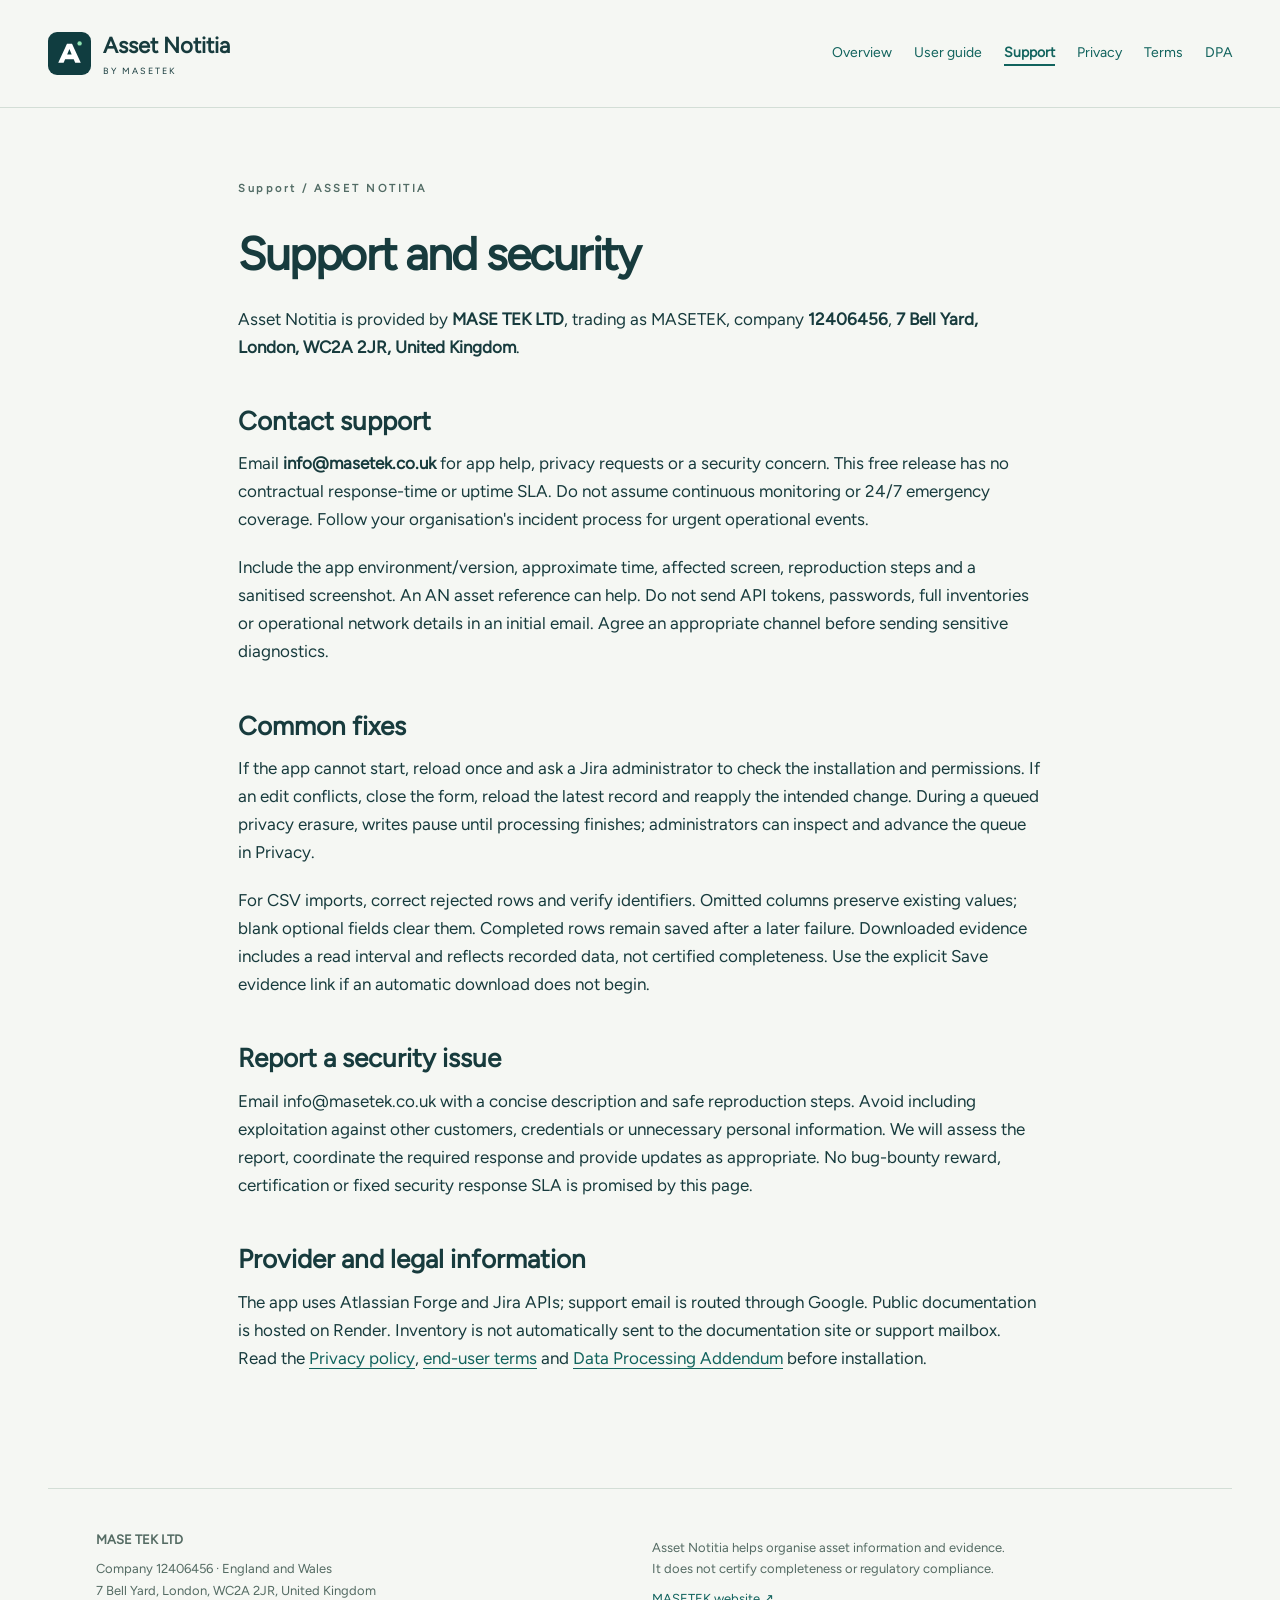
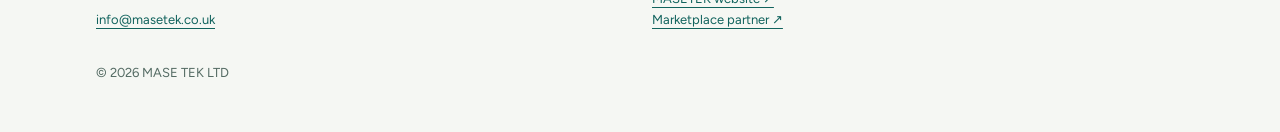
<file: support.html>
<!doctype html><html lang="en"><head><meta charset="utf-8"><meta name="viewport" content="width=device-width,initial-scale=1"><meta name="description" content="Support and security for Asset Notitia, the IT and OT asset register for Jira Cloud by MASETEK."><title>Support and security · Asset Notitia</title><link rel="icon" href="logo.svg" type="image/svg+xml"><link rel="stylesheet" href="style.css"></head><body><a href="#content" class="skip">Skip to content</a><header><a href="index.html" class="brand"><img src="logo.svg" alt=""><span>Asset Notitia<small>BY MASETEK</small></span></a><nav aria-label="Main navigation"><a href="index.html">Overview</a><a href="guide.html">User guide</a><a href="support.html" aria-current="page">Support</a><a href="privacy.html">Privacy</a><a href="terms.html">Terms</a><a href="dpa.html">DPA</a></nav></header><main id="content" class="document"><div class="eyebrow">Support / ASSET NOTITIA</div><h1>Support and security</h1>
<p>Asset Notitia is provided by <strong>MASE TEK LTD</strong>, trading as MASETEK, company <strong>12406456</strong>, <strong>7 Bell Yard, London, WC2A 2JR, United Kingdom</strong>.</p>
<h2>Contact support</h2>
<p>Email <strong>info@masetek.co.uk</strong> for app help, privacy requests or a security concern. This free release has no contractual response-time or uptime SLA. Do not assume continuous monitoring or 24/7 emergency coverage. Follow your organisation's incident process for urgent operational events.</p>
<p>Include the app environment/version, approximate time, affected screen, reproduction steps and a sanitised screenshot. An AN asset reference can help. Do not send API tokens, passwords, full inventories or operational network details in an initial email. Agree an appropriate channel before sending sensitive diagnostics.</p>
<h2>Common fixes</h2>
<p>If the app cannot start, reload once and ask a Jira administrator to check the installation and permissions. If an edit conflicts, close the form, reload the latest record and reapply the intended change. During a queued privacy erasure, writes pause until processing finishes; administrators can inspect and advance the queue in Privacy.</p>
<p>For CSV imports, correct rejected rows and verify identifiers. Omitted columns preserve existing values; blank optional fields clear them. Completed rows remain saved after a later failure. Downloaded evidence includes a read interval and reflects recorded data, not certified completeness. Use the explicit Save evidence link if an automatic download does not begin.</p>
<h2>Report a security issue</h2>
<p>Email info@masetek.co.uk with a concise description and safe reproduction steps. Avoid including exploitation against other customers, credentials or unnecessary personal information. We will assess the report, coordinate the required response and provide updates as appropriate. No bug-bounty reward, certification or fixed security response SLA is promised by this page.</p>
<h2>Provider and legal information</h2>
<p>The app uses Atlassian Forge and Jira APIs; support email is routed through Google. Public documentation is hosted on Render. Inventory is not automatically sent to the documentation site or support mailbox. Read the <a href="privacy.html">Privacy policy</a>, <a href="terms.html">end-user terms</a> and <a href="dpa.html">Data Processing Addendum</a> before installation. </p></main><footer><div><strong>MASE TEK LTD</strong><p>Company 12406456 · England and Wales<br>7 Bell Yard, London, WC2A 2JR, United Kingdom</p><a href="mailto:info@masetek.co.uk">info@masetek.co.uk</a></div><div><p>Asset Notitia helps organise asset information and evidence.<br>It does not certify completeness or regulatory compliance.</p><a href="https://masetek.co.uk/">MASETEK website ↗</a><br><a href="https://marketplace.atlassian.com/vendors/911274306">Marketplace partner ↗</a></div><p>© 2026 MASE TEK LTD</p></footer></body></html>
</file>
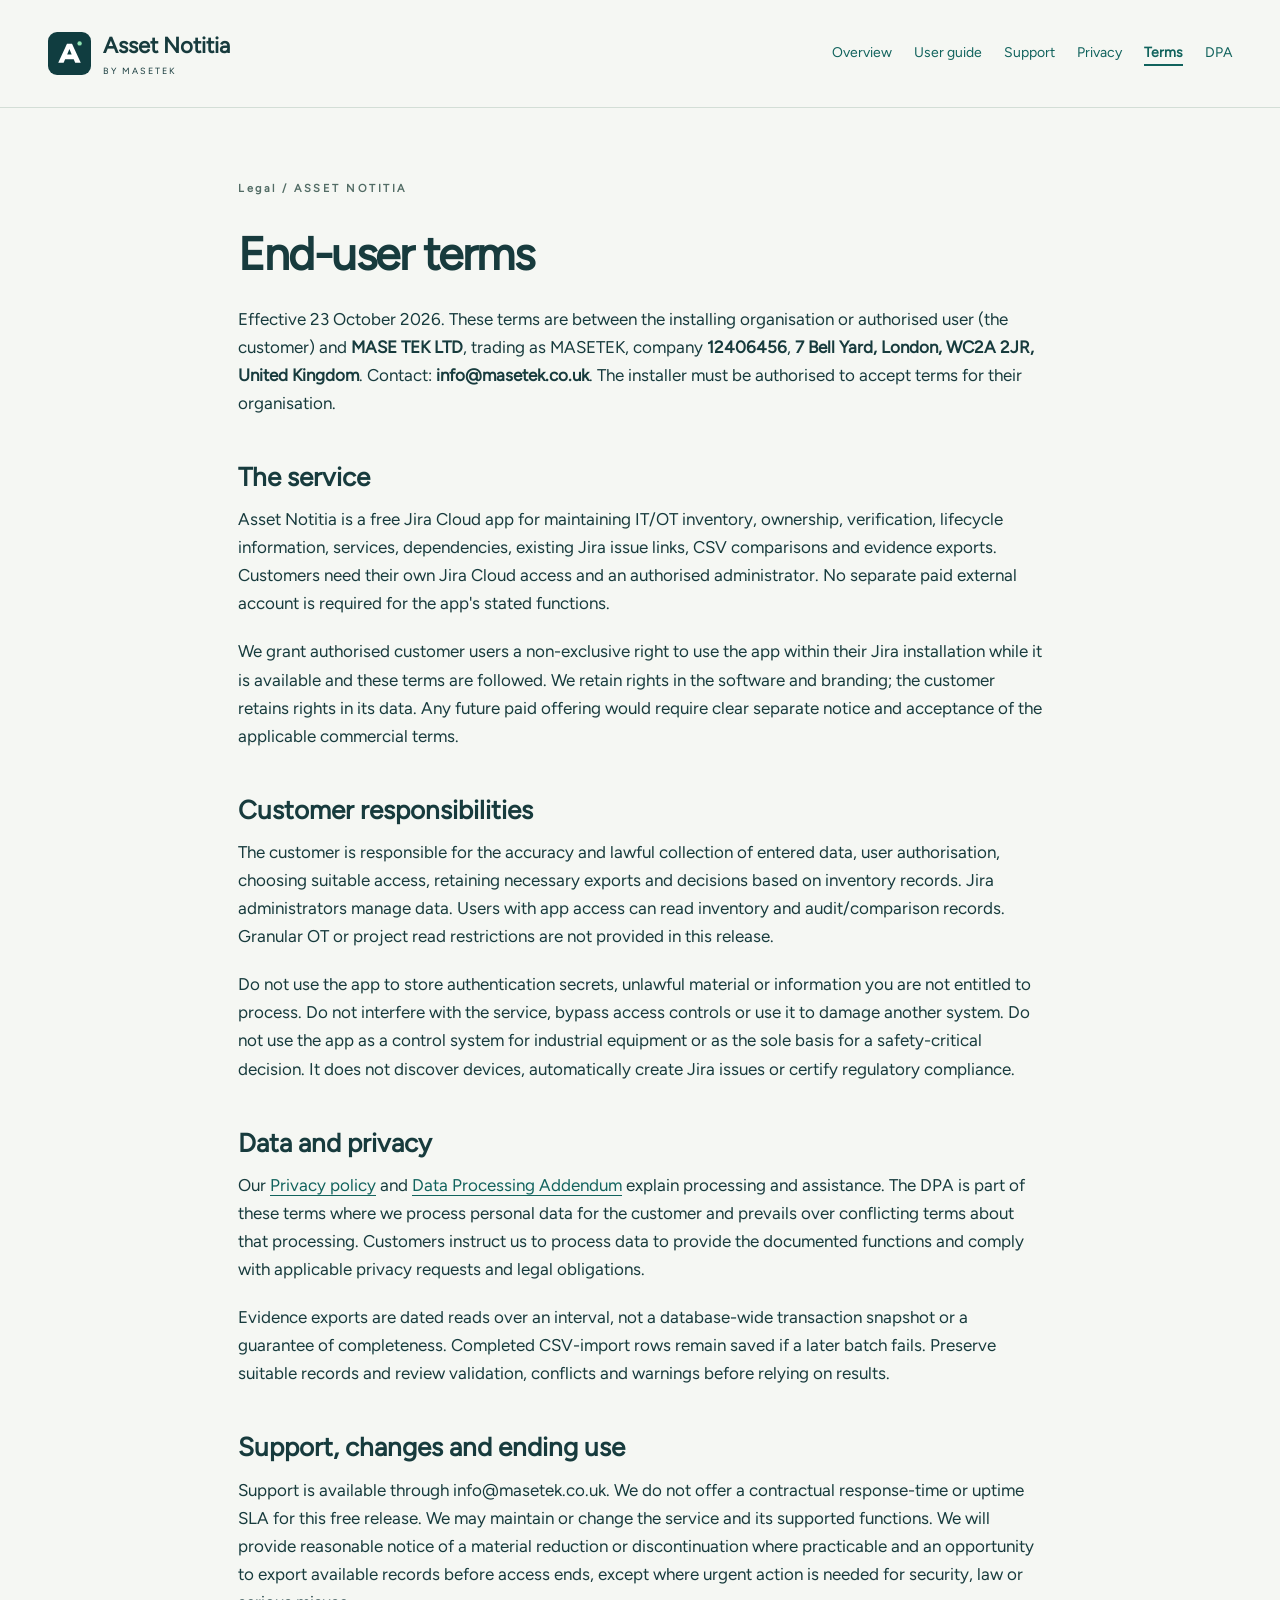
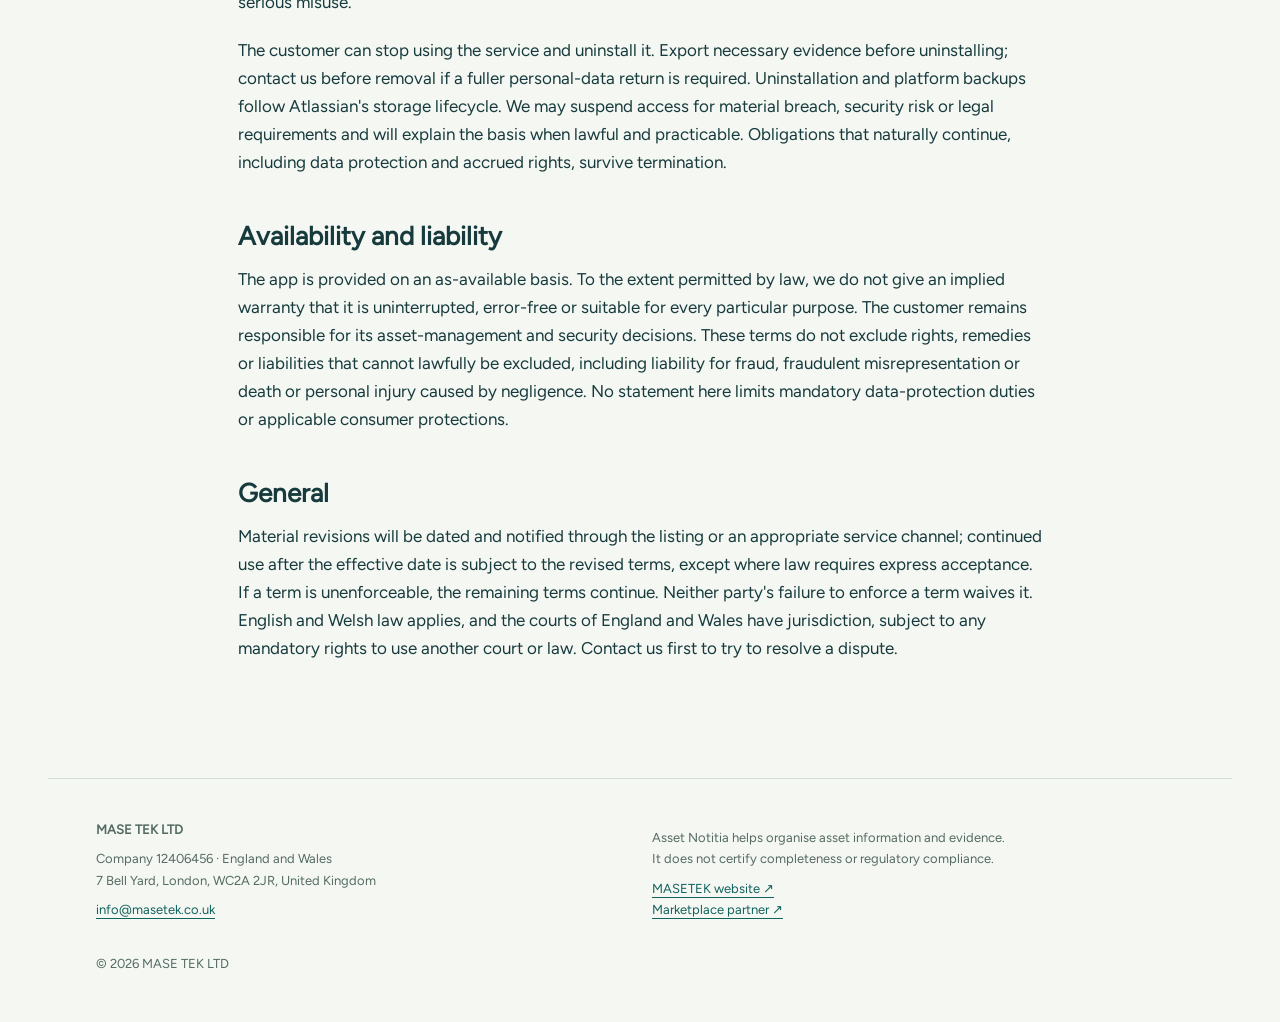
<file: terms.html>
<!doctype html><html lang="en"><head><meta charset="utf-8"><meta name="viewport" content="width=device-width,initial-scale=1"><meta name="description" content="End-user terms for Asset Notitia, the IT and OT asset register for Jira Cloud by MASETEK."><title>End-user terms · Asset Notitia</title><link rel="icon" href="logo.svg" type="image/svg+xml"><link rel="stylesheet" href="style.css"></head><body><a href="#content" class="skip">Skip to content</a><header><a href="index.html" class="brand"><img src="logo.svg" alt=""><span>Asset Notitia<small>BY MASETEK</small></span></a><nav aria-label="Main navigation"><a href="index.html">Overview</a><a href="guide.html">User guide</a><a href="support.html">Support</a><a href="privacy.html">Privacy</a><a href="terms.html" aria-current="page">Terms</a><a href="dpa.html">DPA</a></nav></header><main id="content" class="document"><div class="eyebrow">Legal / ASSET NOTITIA</div><h1>End-user terms</h1>
<p>Effective 23 October 2026. These terms are between the installing organisation or authorised user (the customer) and <strong>MASE TEK LTD</strong>, trading as MASETEK, company <strong>12406456</strong>, <strong>7 Bell Yard, London, WC2A 2JR, United Kingdom</strong>. Contact: <strong>info@masetek.co.uk</strong>. The installer must be authorised to accept terms for their organisation.</p>
<h2>The service</h2>
<p>Asset Notitia is a free Jira Cloud app for maintaining IT/OT inventory, ownership, verification, lifecycle information, services, dependencies, existing Jira issue links, CSV comparisons and evidence exports. Customers need their own Jira Cloud access and an authorised administrator. No separate paid external account is required for the app's stated functions.</p>
<p>We grant authorised customer users a non-exclusive right to use the app within their Jira installation while it is available and these terms are followed. We retain rights in the software and branding; the customer retains rights in its data. Any future paid offering would require clear separate notice and acceptance of the applicable commercial terms.</p>
<h2>Customer responsibilities</h2>
<p>The customer is responsible for the accuracy and lawful collection of entered data, user authorisation, choosing suitable access, retaining necessary exports and decisions based on inventory records. Jira administrators manage data. Users with app access can read inventory and audit/comparison records. Granular OT or project read restrictions are not provided in this release.</p>
<p>Do not use the app to store authentication secrets, unlawful material or information you are not entitled to process. Do not interfere with the service, bypass access controls or use it to damage another system. Do not use the app as a control system for industrial equipment or as the sole basis for a safety-critical decision. It does not discover devices, automatically create Jira issues or certify regulatory compliance.</p>
<h2>Data and privacy</h2>
<p>Our <a href="privacy.html">Privacy policy</a> and <a href="dpa.html">Data Processing Addendum</a> explain processing and assistance. The DPA is part of these terms where we process personal data for the customer and prevails over conflicting terms about that processing. Customers instruct us to process data to provide the documented functions and comply with applicable privacy requests and legal obligations.</p>
<p>Evidence exports are dated reads over an interval, not a database-wide transaction snapshot or a guarantee of completeness. Completed CSV-import rows remain saved if a later batch fails. Preserve suitable records and review validation, conflicts and warnings before relying on results.</p>
<h2>Support, changes and ending use</h2>
<p>Support is available through info@masetek.co.uk. We do not offer a contractual response-time or uptime SLA for this free release. We may maintain or change the service and its supported functions. We will provide reasonable notice of a material reduction or discontinuation where practicable and an opportunity to export available records before access ends, except where urgent action is needed for security, law or serious misuse.</p>
<p>The customer can stop using the service and uninstall it. Export necessary evidence before uninstalling; contact us before removal if a fuller personal-data return is required. Uninstallation and platform backups follow Atlassian's storage lifecycle. We may suspend access for material breach, security risk or legal requirements and will explain the basis when lawful and practicable. Obligations that naturally continue, including data protection and accrued rights, survive termination.</p>
<h2>Availability and liability</h2>
<p>The app is provided on an as-available basis. To the extent permitted by law, we do not give an implied warranty that it is uninterrupted, error-free or suitable for every particular purpose. The customer remains responsible for its asset-management and security decisions. These terms do not exclude rights, remedies or liabilities that cannot lawfully be excluded, including liability for fraud, fraudulent misrepresentation or death or personal injury caused by negligence. No statement here limits mandatory data-protection duties or applicable consumer protections.</p>
<h2>General</h2>
<p>Material revisions will be dated and notified through the listing or an appropriate service channel; continued use after the effective date is subject to the revised terms, except where law requires express acceptance. If a term is unenforceable, the remaining terms continue. Neither party's failure to enforce a term waives it. English and Welsh law applies, and the courts of England and Wales have jurisdiction, subject to any mandatory rights to use another court or law. Contact us first to try to resolve a dispute. </p></main><footer><div><strong>MASE TEK LTD</strong><p>Company 12406456 · England and Wales<br>7 Bell Yard, London, WC2A 2JR, United Kingdom</p><a href="mailto:info@masetek.co.uk">info@masetek.co.uk</a></div><div><p>Asset Notitia helps organise asset information and evidence.<br>It does not certify completeness or regulatory compliance.</p><a href="https://masetek.co.uk/">MASETEK website ↗</a><br><a href="https://marketplace.atlassian.com/vendors/911274306">Marketplace partner ↗</a></div><p>© 2026 MASE TEK LTD</p></footer></body></html>
</file>
<file: style.css>
@font-face{font-family:Figtree;src:url(figtree.woff2) format('woff2');font-display:swap}*{box-sizing:border-box}html{scroll-behavior:smooth}body{margin:0;background:#f5f7f3;color:#173b3d;font:17px/1.65 Figtree,system-ui,sans-serif}a{color:#11635d;text-underline-offset:4px}a:hover{color:#052f32}a:focus-visible,summary:focus-visible{outline:3px solid #d0561b;outline-offset:5px}header{max-width:1280px;margin:auto;padding:28px 48px;display:flex;justify-content:space-between;align-items:center;border-bottom:1px solid #d3ded6;gap:28px}.brand{display:flex;align-items:center;gap:12px;text-decoration:none;font-size:22px;font-weight:700;color:#173b3d}.brand img{width:43px;height:43px}.brand small{display:block;font-size:9px;letter-spacing:2px;font-weight:400}nav{display:flex;gap:22px;flex-wrap:wrap}nav a{font-size:14px;text-decoration:none}nav [aria-current]{font-weight:700;border-bottom:2px solid #11635d}main{max-width:1184px;margin:0 auto;padding:72px 48px 96px}.document{max-width:900px}.document h1{font-size:46px;margin-bottom:24px;line-height:1.12;letter-spacing:-1.5px}.document h2{font-size:26px;margin:44px 0 12px;line-height:1.25}.document p{margin:0 0 20px}.document ul{padding-left:24px}.document code{background:#e2eae3;padding:2px 5px;border-radius:3px;font-size:14px;overflow-wrap:anywhere}.eyebrow{font-size:11px;letter-spacing:2.5px;font-weight:700;color:#526c65;margin-bottom:24px}.overview h1{font-size:clamp(48px,6.4vw,82px);line-height:1.02;letter-spacing:-3.5px;margin:0 0 25px;font-weight:500}.lead{font-size:24px;max-width:680px;line-height:1.5;color:#536b63}.links{display:flex;align-items:center;gap:28px;flex-wrap:wrap;margin:30px 0}.button{background:#173f40;color:white;padding:13px 20px;text-decoration:none;border-radius:6px}.button:hover{background:#0c2b2c;color:white}.button span{margin-left:26px}figure{margin:60px 0 70px}figure img{display:block;width:100%;border:1px solid #bacdc0;border-radius:8px;box-shadow:0 15px 40px #173b3d12}figcaption{font-size:12px;color:#5e736b;margin-top:12px}.overview h2{font-size:34px;letter-spacing:-1px;font-weight:500}.features{display:grid;grid-template-columns:repeat(3,1fr);gap:36px;margin:36px 0 55px}.features h3{font-size:22px;font-weight:500;line-height:1.25}.features p{font-size:16px;color:#526b62}.num{font-size:12px;letter-spacing:2px;border-top:2px solid #8bc4a5;padding-top:16px;display:block}aside{background:#e4ede4;border-left:3px solid #277866;padding:24px 28px;font-size:16px}footer{border-top:1px solid #d3ded6;max-width:1184px;margin:auto;padding:40px 48px;display:grid;grid-template-columns:1fr 1fr;gap:24px;font-size:13px;color:#546b63}footer p{margin:8px 0}.skip{position:absolute;left:20px;top:-70px;background:white;padding:10px}.skip:focus{top:10px}@media(max-width:760px){header{padding:22px;align-items:flex-start;flex-direction:column;gap:20px}nav{gap:16px}main{padding:44px 22px 60px}.overview h1{letter-spacing:-2px}.lead{font-size:21px}.features{grid-template-columns:1fr;gap:22px}figure{margin:40px 0}.document h1{font-size:36px}footer{padding:30px 22px;grid-template-columns:1fr}body{overflow-wrap:anywhere}}
</file>
